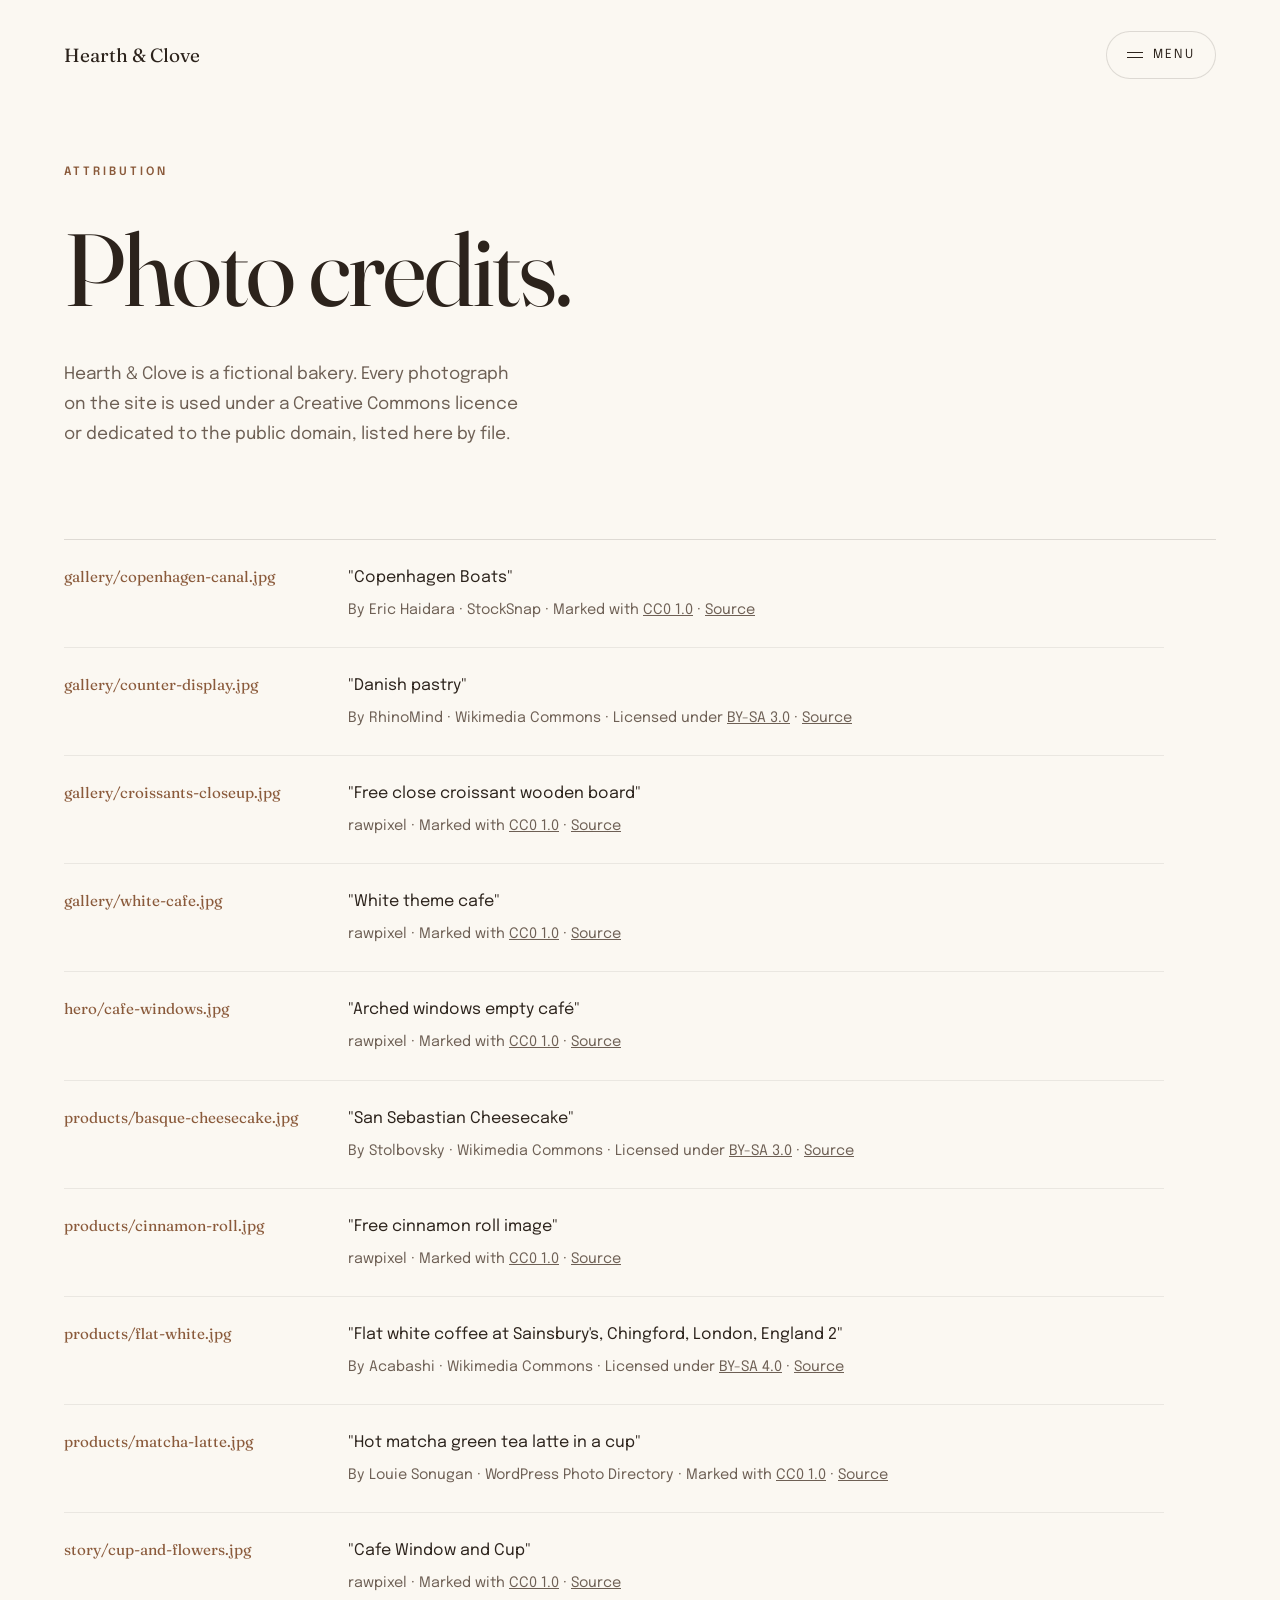
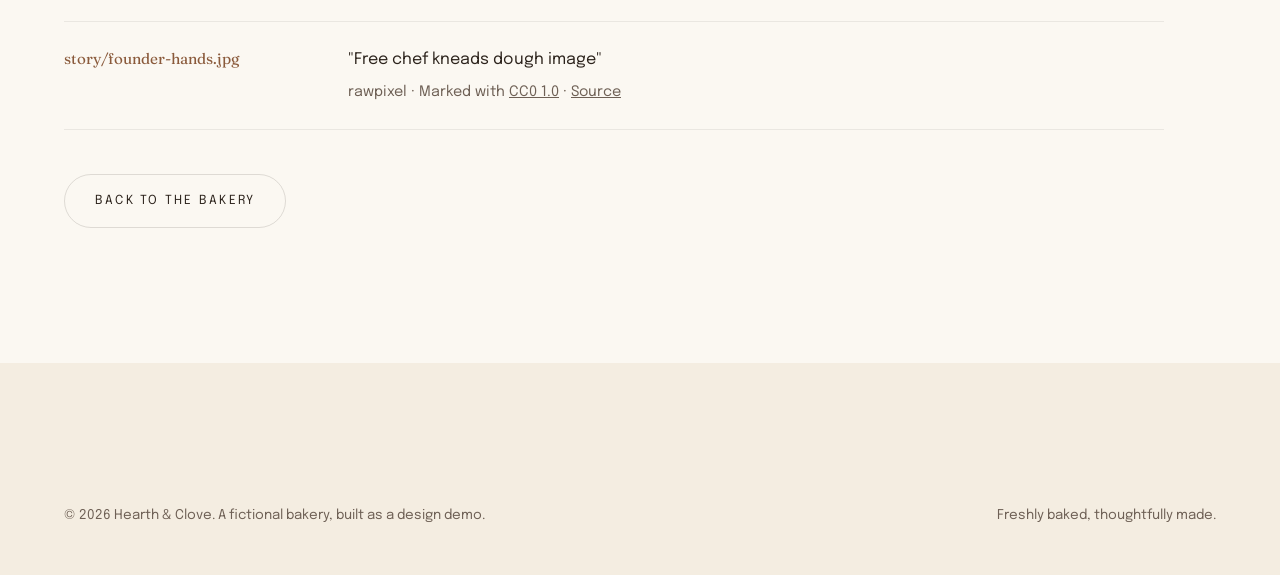
<file: credits.html>
<!doctype html>
<!-- Generated by tools/build_credits.py from assets/img/credits.json — do not edit by hand. -->
<html lang="en">
<head>
<meta charset="utf-8">
<meta name="viewport" content="width=device-width, initial-scale=1">
<title>Photo credits — Hearth &amp; Clove</title>
<meta name="description" content="Attribution for the Creative Commons photography used on the Hearth &amp; Clove demo site.">
<link rel="icon" href="favicon.svg" type="image/svg+xml">
<link rel="preconnect" href="https://fonts.googleapis.com">
<link rel="preconnect" href="https://fonts.gstatic.com" crossorigin>
<link href="https://fonts.googleapis.com/css2?family=Fraunces:ital,opsz,wght@0,9..144,300..500;1,9..144,300..500&family=Epilogue:wght@400;500;600&display=swap" rel="stylesheet">
<link rel="stylesheet" href="assets/css/style.css">
</head>
<body>

<a class="skip-link" href="#main">Skip to content</a>

<header class="topbar">
  <a class="wordmark" href="index.html">Hearth &amp; Clove</a>
  <button class="menu-btn" type="button" data-nav-open aria-expanded="false" aria-controls="nav-overlay">
    <span class="menu-btn__bars" aria-hidden="true"><i></i><i></i></span>
    <span>Menu</span>
  </button>
</header>

<div class="overlay" id="nav-overlay" hidden>
  <div class="overlay__top">
    <button class="overlay__close" type="button" data-nav-close>Close</button>
  </div>
  <nav aria-label="Main">
    <ul class="overlay__links">
      <li><a href="index.html">Home</a></li>
      <li><a href="menu.html">Menu</a></li>
      <li><a href="index.html#selection">Signature</a></li>
      <li><a href="index.html#craft">Our craft</a></li>
      <li><a href="index.html#visit">Visit us</a></li>
    </ul>
  </nav>
  <div class="overlay__foot">
    <span>Jægersborggade 14, 2200 Copenhagen N</span>
    <span>Daily 7:00 &ndash; 17:00</span>
    <span>hello@hearthandclove.example</span>
  </div>
</div>

<main id="main">

  <section class="page-head">
    <div class="container">
      <span class="eyebrow">Attribution</span>
      <h1>Photo credits.</h1>
      <p>Hearth &amp; Clove is a fictional bakery. Every photograph on the site is used under a Creative Commons licence or dedicated to the public domain, listed here by file.</p>
    </div>
  </section>

  <section class="section" style="padding-top:0">
    <div class="container">
      <div class="credits-list">
      <div class="credit-row">
        <div class="credit-row__path">gallery/copenhagen-canal.jpg</div>
        <div>
          <div class="credit-row__title">"Copenhagen Boats"</div>
          <div class="credit-row__meta">By Eric Haidara · StockSnap · Marked with <a href="https://creativecommons.org/publicdomain/zero/1.0/" target="_blank" rel="noopener">CC0 1.0</a> · <a href="https://stocksnap.io/photo/copenhagen-boats-CWQTH6Q5O9" target="_blank" rel="noopener">Source</a></div>
        </div>
      </div>

      <div class="credit-row">
        <div class="credit-row__path">gallery/counter-display.jpg</div>
        <div>
          <div class="credit-row__title">"Danish pastry"</div>
          <div class="credit-row__meta">By RhinoMind · Wikimedia Commons · Licensed under <a href="https://creativecommons.org/licenses/by-sa/3.0/" target="_blank" rel="noopener">BY-SA 3.0</a> · <a href="https://commons.wikimedia.org/w/index.php?curid=31927056" target="_blank" rel="noopener">Source</a></div>
        </div>
      </div>

      <div class="credit-row">
        <div class="credit-row__path">gallery/croissants-closeup.jpg</div>
        <div>
          <div class="credit-row__title">"Free close croissant wooden board"</div>
          <div class="credit-row__meta">rawpixel · Marked with <a href="https://creativecommons.org/publicdomain/zero/1.0/" target="_blank" rel="noopener">CC0 1.0</a> · <a href="https://www.rawpixel.com/image/5912923/image-public-domain-wood-food" target="_blank" rel="noopener">Source</a></div>
        </div>
      </div>

      <div class="credit-row">
        <div class="credit-row__path">gallery/white-cafe.jpg</div>
        <div>
          <div class="credit-row__title">"White theme cafe"</div>
          <div class="credit-row__meta">rawpixel · Marked with <a href="https://creativecommons.org/publicdomain/zero/1.0/" target="_blank" rel="noopener">CC0 1.0</a> · <a href="https://www.rawpixel.com/image/3283414/free-photo-image-coffee-shop-tabletop" target="_blank" rel="noopener">Source</a></div>
        </div>
      </div>

      <div class="credit-row">
        <div class="credit-row__path">hero/cafe-windows.jpg</div>
        <div>
          <div class="credit-row__title">"Arched windows empty café"</div>
          <div class="credit-row__meta">rawpixel · Marked with <a href="https://creativecommons.org/publicdomain/zero/1.0/" target="_blank" rel="noopener">CC0 1.0</a> · <a href="https://www.rawpixel.com/image/3301932/free-photo-image-interior-cafe" target="_blank" rel="noopener">Source</a></div>
        </div>
      </div>

      <div class="credit-row">
        <div class="credit-row__path">products/basque-cheesecake.jpg</div>
        <div>
          <div class="credit-row__title">"San Sebastian Cheesecake"</div>
          <div class="credit-row__meta">By Stolbovsky · Wikimedia Commons · Licensed under <a href="https://creativecommons.org/licenses/by-sa/3.0/" target="_blank" rel="noopener">BY-SA 3.0</a> · <a href="https://commons.wikimedia.org/w/index.php?curid=129564224" target="_blank" rel="noopener">Source</a></div>
        </div>
      </div>

      <div class="credit-row">
        <div class="credit-row__path">products/cinnamon-roll.jpg</div>
        <div>
          <div class="credit-row__title">"Free cinnamon roll image"</div>
          <div class="credit-row__meta">rawpixel · Marked with <a href="https://creativecommons.org/publicdomain/zero/1.0/" target="_blank" rel="noopener">CC0 1.0</a> · <a href="https://www.rawpixel.com/image/5919792/photo-image-background-public-domain-food" target="_blank" rel="noopener">Source</a></div>
        </div>
      </div>

      <div class="credit-row">
        <div class="credit-row__path">products/flat-white.jpg</div>
        <div>
          <div class="credit-row__title">"Flat white coffee at Sainsbury&#x27;s, Chingford, London, England 2"</div>
          <div class="credit-row__meta">By Acabashi · Wikimedia Commons · Licensed under <a href="https://creativecommons.org/licenses/by-sa/4.0/" target="_blank" rel="noopener">BY-SA 4.0</a> · <a href="https://commons.wikimedia.org/w/index.php?curid=81194491" target="_blank" rel="noopener">Source</a></div>
        </div>
      </div>

      <div class="credit-row">
        <div class="credit-row__path">products/matcha-latte.jpg</div>
        <div>
          <div class="credit-row__title">"Hot matcha green tea latte in a cup"</div>
          <div class="credit-row__meta">By Louie Sonugan · WordPress Photo Directory · Marked with <a href="https://creativecommons.org/publicdomain/zero/1.0/" target="_blank" rel="noopener">CC0 1.0</a> · <a href="https://wordpress.org/photos/photo/24661c2123/" target="_blank" rel="noopener">Source</a></div>
        </div>
      </div>

      <div class="credit-row">
        <div class="credit-row__path">story/cup-and-flowers.jpg</div>
        <div>
          <div class="credit-row__title">"Cafe Window and Cup"</div>
          <div class="credit-row__meta">rawpixel · Marked with <a href="https://creativecommons.org/publicdomain/zero/1.0/" target="_blank" rel="noopener">CC0 1.0</a> · <a href="https://www.rawpixel.com/image/5967554/cafe-window-and-cup" target="_blank" rel="noopener">Source</a></div>
        </div>
      </div>

      <div class="credit-row">
        <div class="credit-row__path">story/founder-hands.jpg</div>
        <div>
          <div class="credit-row__title">"Free chef kneads dough image"</div>
          <div class="credit-row__meta">rawpixel · Marked with <a href="https://creativecommons.org/publicdomain/zero/1.0/" target="_blank" rel="noopener">CC0 1.0</a> · <a href="https://www.rawpixel.com/image/5924128/photo-image-flower-light-public-domain" target="_blank" rel="noopener">Source</a></div>
        </div>
      </div>
      </div>
      <div class="actions">
        <a class="btn btn--ghost" href="index.html">Back to the bakery</a>
      </div>
    </div>
  </section>

</main>

<footer class="footer">
  <div class="container">
    <div class="footer__bottom">
      <span>&copy; 2026 Hearth &amp; Clove. A fictional bakery, built as a design demo.</span>
      <span>Freshly baked, thoughtfully made.</span>
    </div>
  </div>
</footer>

<div class="toast" id="toast" role="status" aria-live="polite"></div>

<script src="assets/js/main.js"></script>
</body>
</html>
</file>
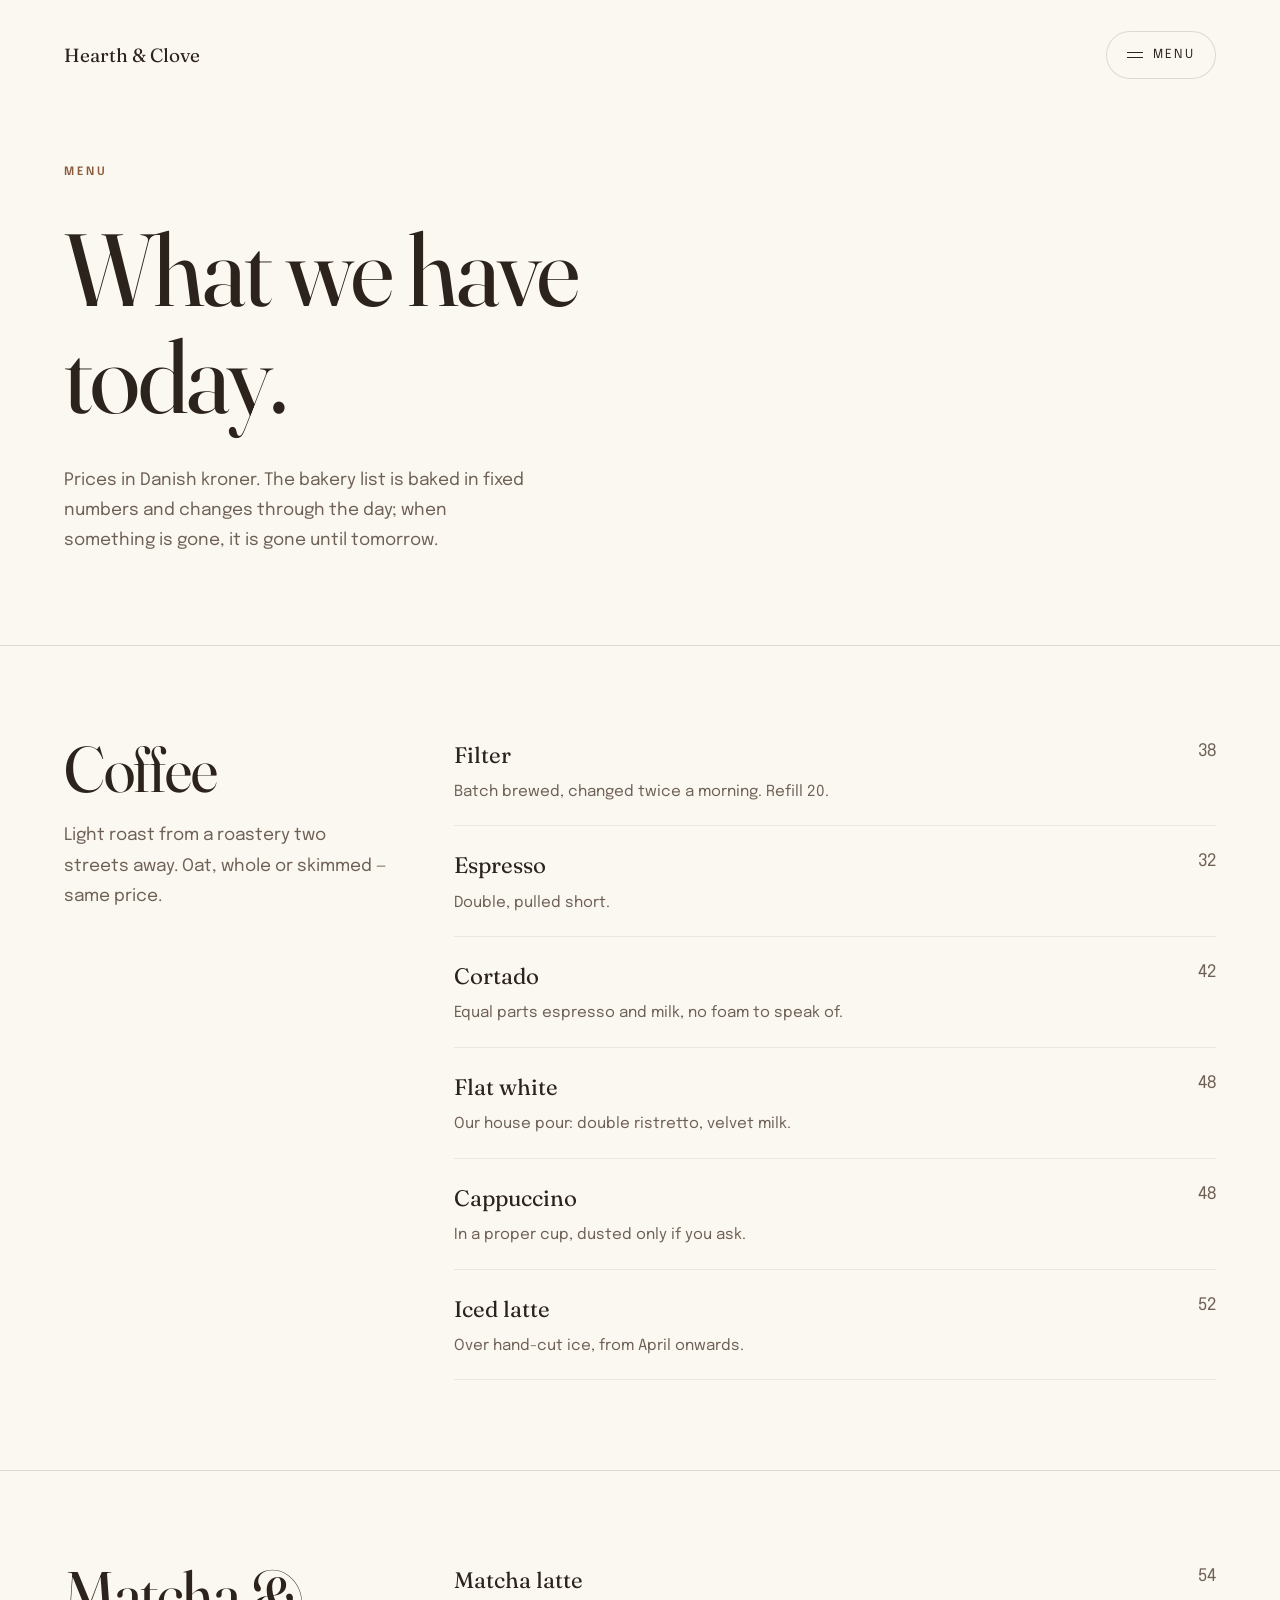
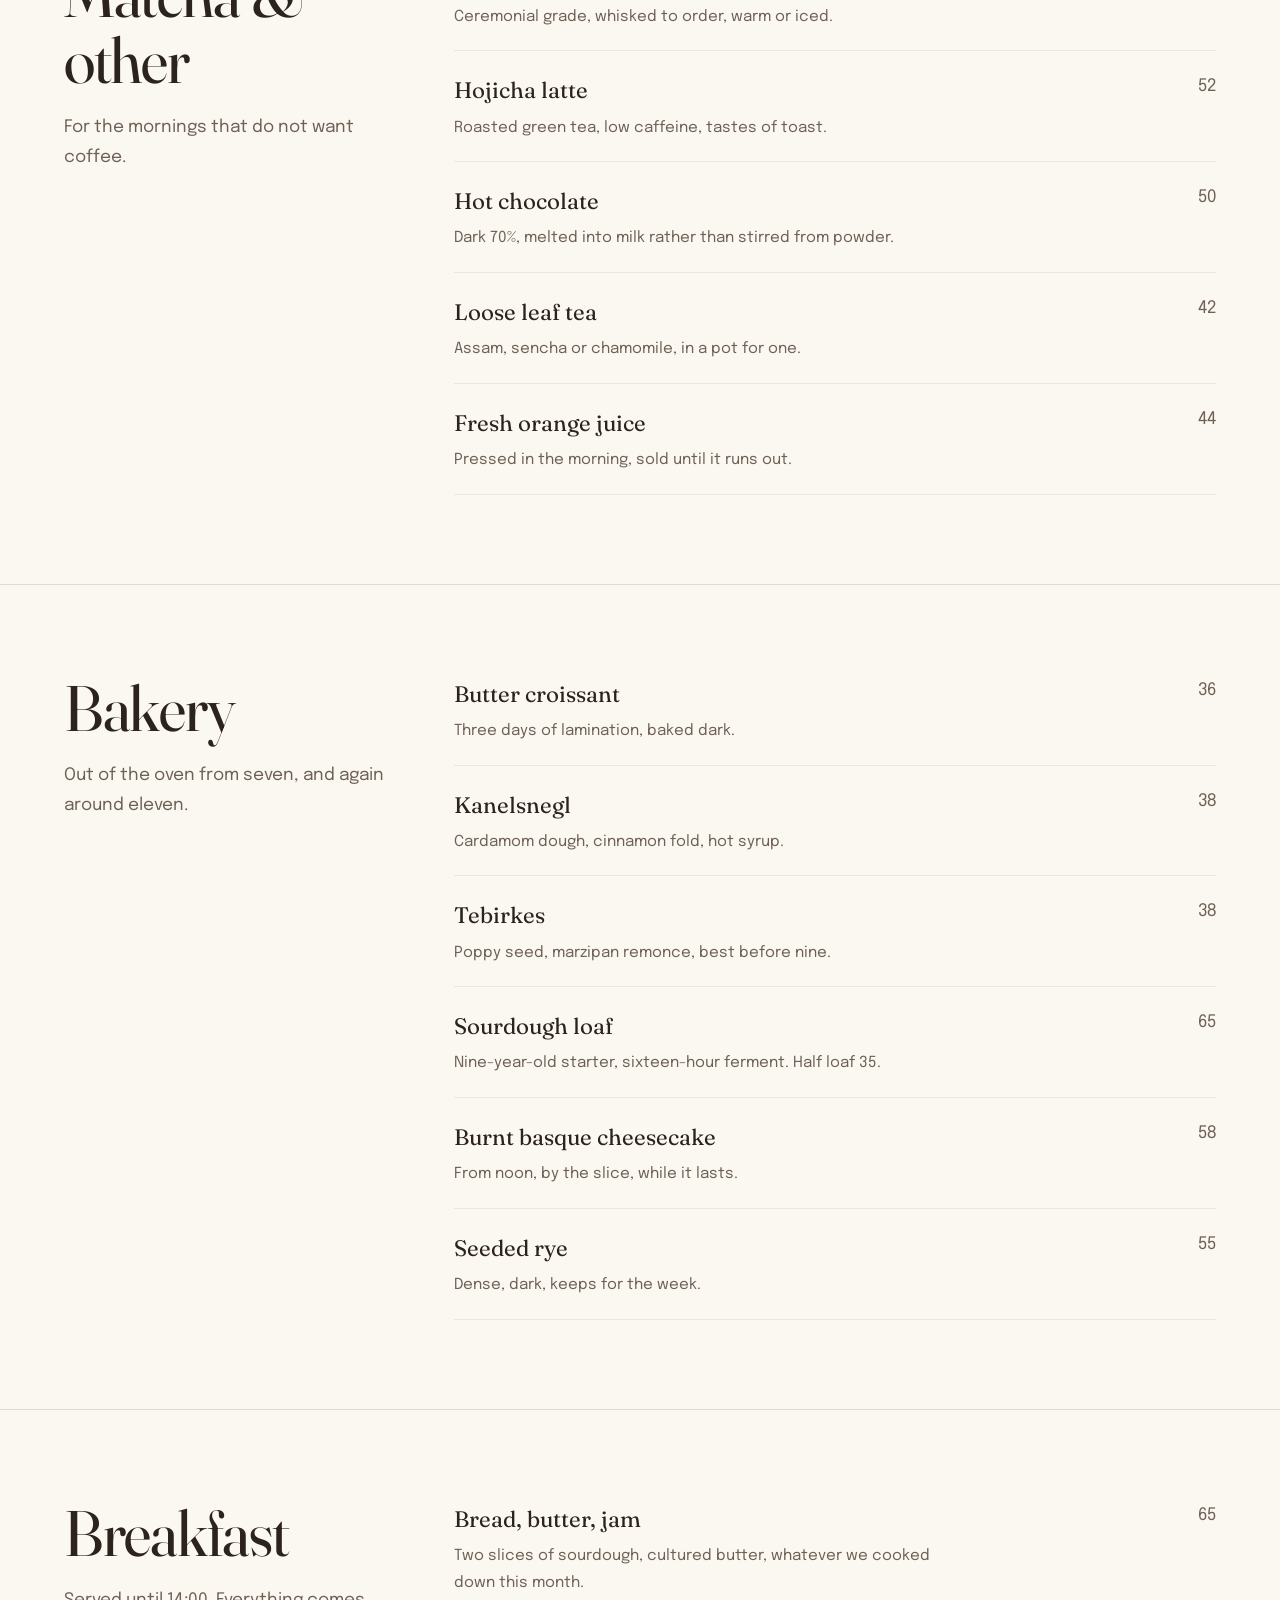
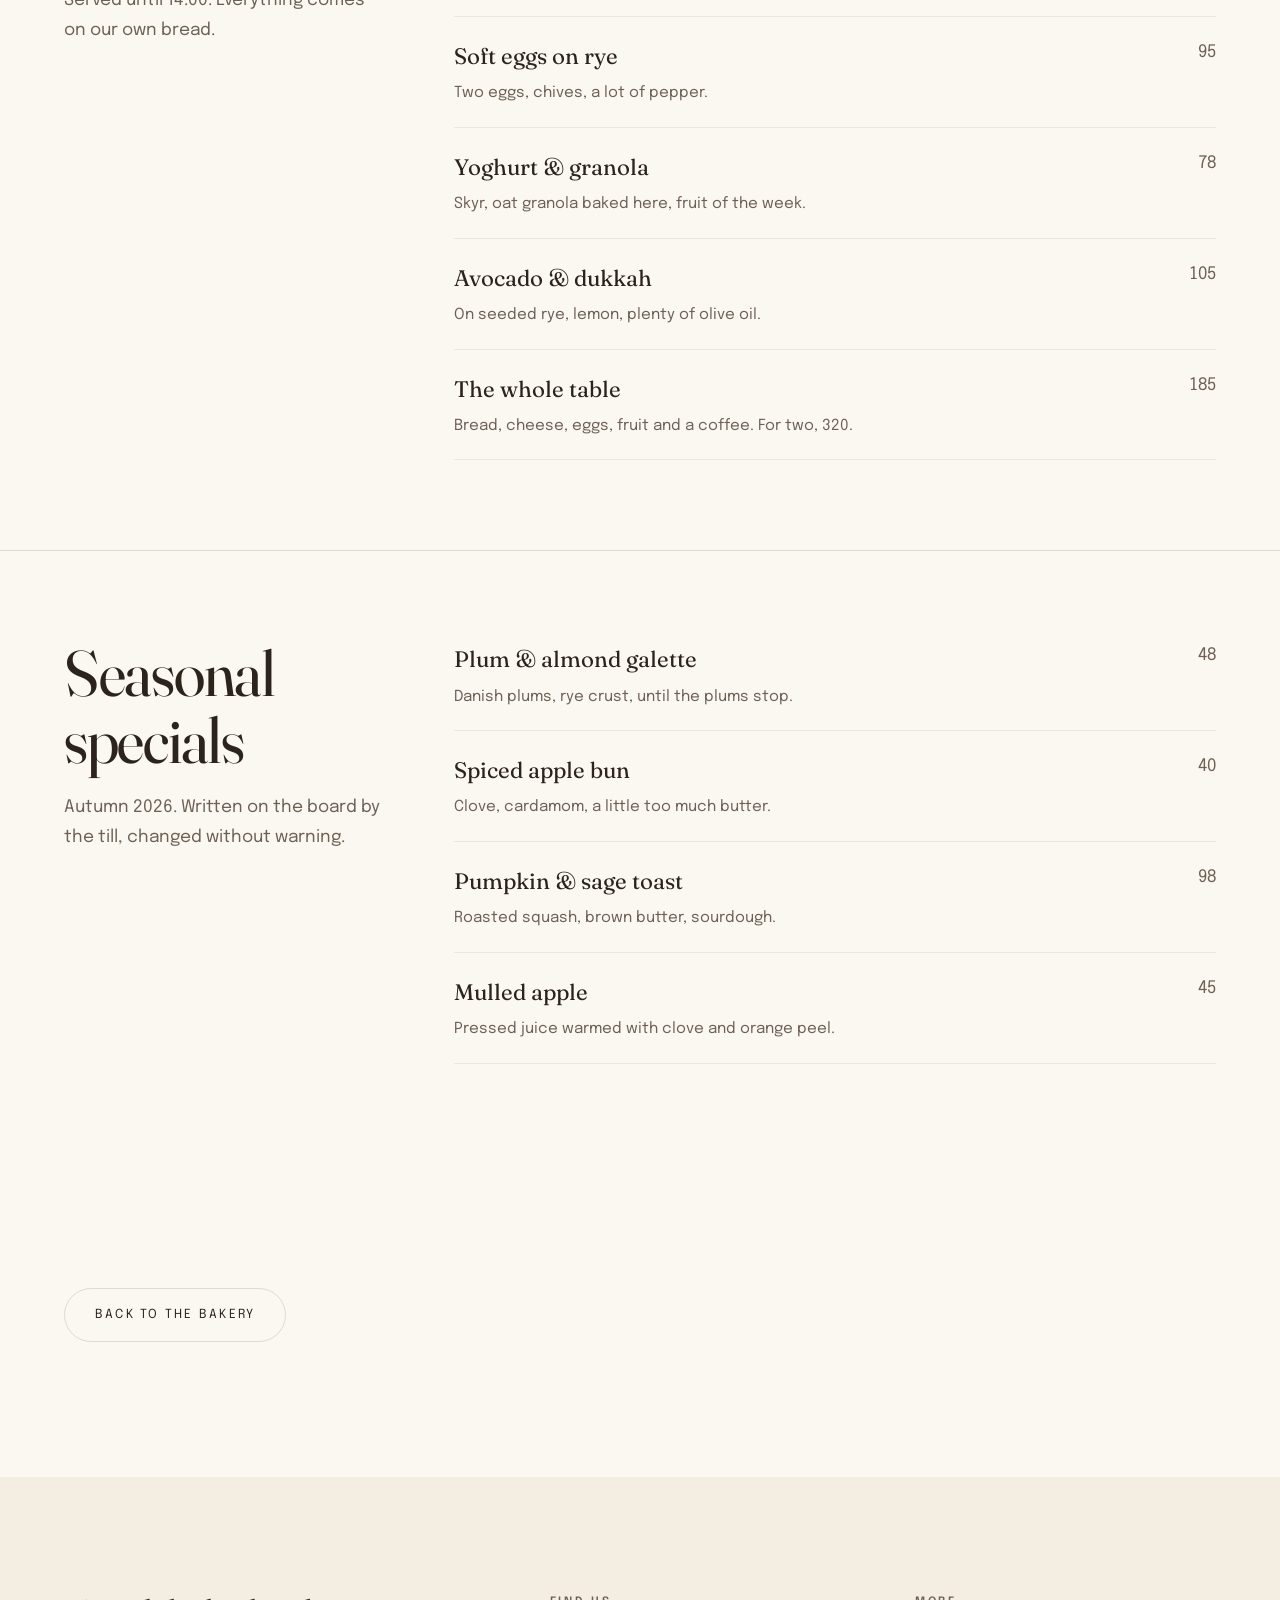
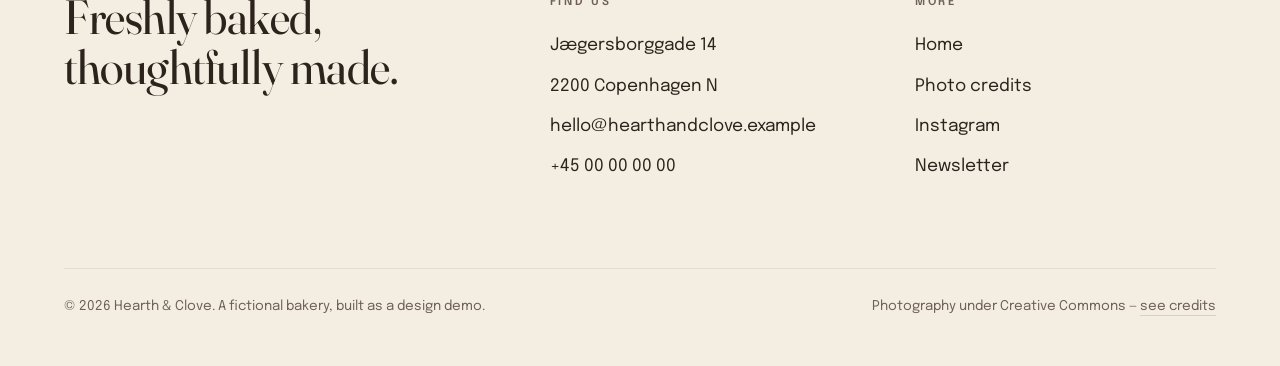
<file: menu.html>
<!doctype html>
<html lang="en">
<head>
<meta charset="utf-8">
<meta name="viewport" content="width=device-width, initial-scale=1">
<title>Menu — Hearth &amp; Clove</title>
<meta name="description" content="Coffee, matcha, bakery, breakfast and seasonal specials at Hearth &amp; Clove, Copenhagen.">
<link rel="icon" href="favicon.svg" type="image/svg+xml">
<link rel="preconnect" href="https://fonts.googleapis.com">
<link rel="preconnect" href="https://fonts.gstatic.com" crossorigin>
<link href="https://fonts.googleapis.com/css2?family=Fraunces:ital,opsz,wght@0,9..144,300..500;1,9..144,300..500&family=Epilogue:wght@400;500;600&display=swap" rel="stylesheet">
<link rel="stylesheet" href="assets/css/style.css">
</head>
<body>

<a class="skip-link" href="#main">Skip to content</a>

<header class="topbar">
  <a class="wordmark" href="index.html">Hearth &amp; Clove</a>
  <button class="menu-btn" type="button" data-nav-open aria-expanded="false" aria-controls="nav-overlay">
    <span class="menu-btn__bars" aria-hidden="true"><i></i><i></i></span>
    <span>Menu</span>
  </button>
</header>

<div class="overlay" id="nav-overlay" hidden>
  <div class="overlay__top">
    <button class="overlay__close" type="button" data-nav-close>Close</button>
  </div>
  <nav aria-label="Main">
    <ul class="overlay__links">
      <li><a href="index.html">Home</a></li>
      <li><a href="menu.html">Menu</a></li>
      <li><a href="index.html#selection">Signature</a></li>
      <li><a href="index.html#craft">Our craft</a></li>
      <li><a href="index.html#visit">Visit us</a></li>
    </ul>
  </nav>
  <div class="overlay__foot">
    <span>Jægersborggade 14, 2200 Copenhagen N</span>
    <span>Daily 7:00 &ndash; 17:00</span>
    <span>hello@hearthandclove.example</span>
  </div>
</div>

<main id="main">

  <section class="page-head">
    <div class="container">
      <span class="eyebrow">Menu</span>
      <h1>What we have today.</h1>
      <p>Prices in Danish kroner. The bakery list is baked in fixed numbers and changes through the day; when something is gone, it is gone until tomorrow.</p>
    </div>
  </section>

  <section class="menu-group">
    <div class="container menu-group__grid">
      <div>
        <h2>Coffee</h2>
        <p>Light roast from a roastery two streets away. Oat, whole or skimmed &mdash; same price.</p>
      </div>
      <ul class="menu-list">
        <li><span class="name">Filter</span><span class="price">38</span><span class="desc">Batch brewed, changed twice a morning. Refill 20.</span></li>
        <li><span class="name">Espresso</span><span class="price">32</span><span class="desc">Double, pulled short.</span></li>
        <li><span class="name">Cortado</span><span class="price">42</span><span class="desc">Equal parts espresso and milk, no foam to speak of.</span></li>
        <li><span class="name">Flat white</span><span class="price">48</span><span class="desc">Our house pour: double ristretto, velvet milk.</span></li>
        <li><span class="name">Cappuccino</span><span class="price">48</span><span class="desc">In a proper cup, dusted only if you ask.</span></li>
        <li><span class="name">Iced latte</span><span class="price">52</span><span class="desc">Over hand-cut ice, from April onwards.</span></li>
      </ul>
    </div>
  </section>

  <section class="menu-group">
    <div class="container menu-group__grid">
      <div>
        <h2>Matcha &amp; other</h2>
        <p>For the mornings that do not want coffee.</p>
      </div>
      <ul class="menu-list">
        <li><span class="name">Matcha latte</span><span class="price">54</span><span class="desc">Ceremonial grade, whisked to order, warm or iced.</span></li>
        <li><span class="name">Hojicha latte</span><span class="price">52</span><span class="desc">Roasted green tea, low caffeine, tastes of toast.</span></li>
        <li><span class="name">Hot chocolate</span><span class="price">50</span><span class="desc">Dark 70%, melted into milk rather than stirred from powder.</span></li>
        <li><span class="name">Loose leaf tea</span><span class="price">42</span><span class="desc">Assam, sencha or chamomile, in a pot for one.</span></li>
        <li><span class="name">Fresh orange juice</span><span class="price">44</span><span class="desc">Pressed in the morning, sold until it runs out.</span></li>
      </ul>
    </div>
  </section>

  <section class="menu-group">
    <div class="container menu-group__grid">
      <div>
        <h2>Bakery</h2>
        <p>Out of the oven from seven, and again around eleven.</p>
      </div>
      <ul class="menu-list">
        <li><span class="name">Butter croissant</span><span class="price">36</span><span class="desc">Three days of lamination, baked dark.</span></li>
        <li><span class="name">Kanelsnegl</span><span class="price">38</span><span class="desc">Cardamom dough, cinnamon fold, hot syrup.</span></li>
        <li><span class="name">Tebirkes</span><span class="price">38</span><span class="desc">Poppy seed, marzipan remonce, best before nine.</span></li>
        <li><span class="name">Sourdough loaf</span><span class="price">65</span><span class="desc">Nine-year-old starter, sixteen-hour ferment. Half loaf 35.</span></li>
        <li><span class="name">Burnt basque cheesecake</span><span class="price">58</span><span class="desc">From noon, by the slice, while it lasts.</span></li>
        <li><span class="name">Seeded rye</span><span class="price">55</span><span class="desc">Dense, dark, keeps for the week.</span></li>
      </ul>
    </div>
  </section>

  <section class="menu-group">
    <div class="container menu-group__grid">
      <div>
        <h2>Breakfast</h2>
        <p>Served until 14:00. Everything comes on our own bread.</p>
      </div>
      <ul class="menu-list">
        <li><span class="name">Bread, butter, jam</span><span class="price">65</span><span class="desc">Two slices of sourdough, cultured butter, whatever we cooked down this month.</span></li>
        <li><span class="name">Soft eggs on rye</span><span class="price">95</span><span class="desc">Two eggs, chives, a lot of pepper.</span></li>
        <li><span class="name">Yoghurt &amp; granola</span><span class="price">78</span><span class="desc">Skyr, oat granola baked here, fruit of the week.</span></li>
        <li><span class="name">Avocado &amp; dukkah</span><span class="price">105</span><span class="desc">On seeded rye, lemon, plenty of olive oil.</span></li>
        <li><span class="name">The whole table</span><span class="price">185</span><span class="desc">Bread, cheese, eggs, fruit and a coffee. For two, 320.</span></li>
      </ul>
    </div>
  </section>

  <section class="menu-group">
    <div class="container menu-group__grid">
      <div>
        <h2>Seasonal specials</h2>
        <p>Autumn 2026. Written on the board by the till, changed without warning.</p>
      </div>
      <ul class="menu-list">
        <li><span class="name">Plum &amp; almond galette</span><span class="price">48</span><span class="desc">Danish plums, rye crust, until the plums stop.</span></li>
        <li><span class="name">Spiced apple bun</span><span class="price">40</span><span class="desc">Clove, cardamom, a little too much butter.</span></li>
        <li><span class="name">Pumpkin &amp; sage toast</span><span class="price">98</span><span class="desc">Roasted squash, brown butter, sourdough.</span></li>
        <li><span class="name">Mulled apple</span><span class="price">45</span><span class="desc">Pressed juice warmed with clove and orange peel.</span></li>
      </ul>
    </div>
  </section>

  <section class="section">
    <div class="container">
      <a class="btn btn--ghost" href="index.html">Back to the bakery</a>
    </div>
  </section>

</main>

<footer class="footer">
  <div class="container">
    <div class="footer__top">
      <h3>Freshly baked, thoughtfully made.</h3>
      <div class="footer__col">
        <h4>Find us</h4>
        <ul>
          <li>Jægersborggade 14</li>
          <li>2200 Copenhagen N</li>
          <li>hello@hearthandclove.example</li>
          <li>+45 00 00 00 00</li>
        </ul>
      </div>
      <div class="footer__col">
        <h4>More</h4>
        <ul>
          <li><a href="index.html">Home</a></li>
          <li><a href="credits.html">Photo credits</a></li>
          <li><a href="#" data-demo>Instagram</a></li>
          <li><a href="#" data-demo>Newsletter</a></li>
        </ul>
      </div>
    </div>
    <div class="footer__bottom">
      <span>&copy; 2026 Hearth &amp; Clove. A fictional bakery, built as a design demo.</span>
      <span>Photography under Creative Commons &mdash; <a class="link" href="credits.html">see credits</a></span>
    </div>
  </div>
</footer>

<div class="toast" id="toast" role="status" aria-live="polite"></div>

<script src="assets/js/main.js"></script>
</body>
</html>
</file>
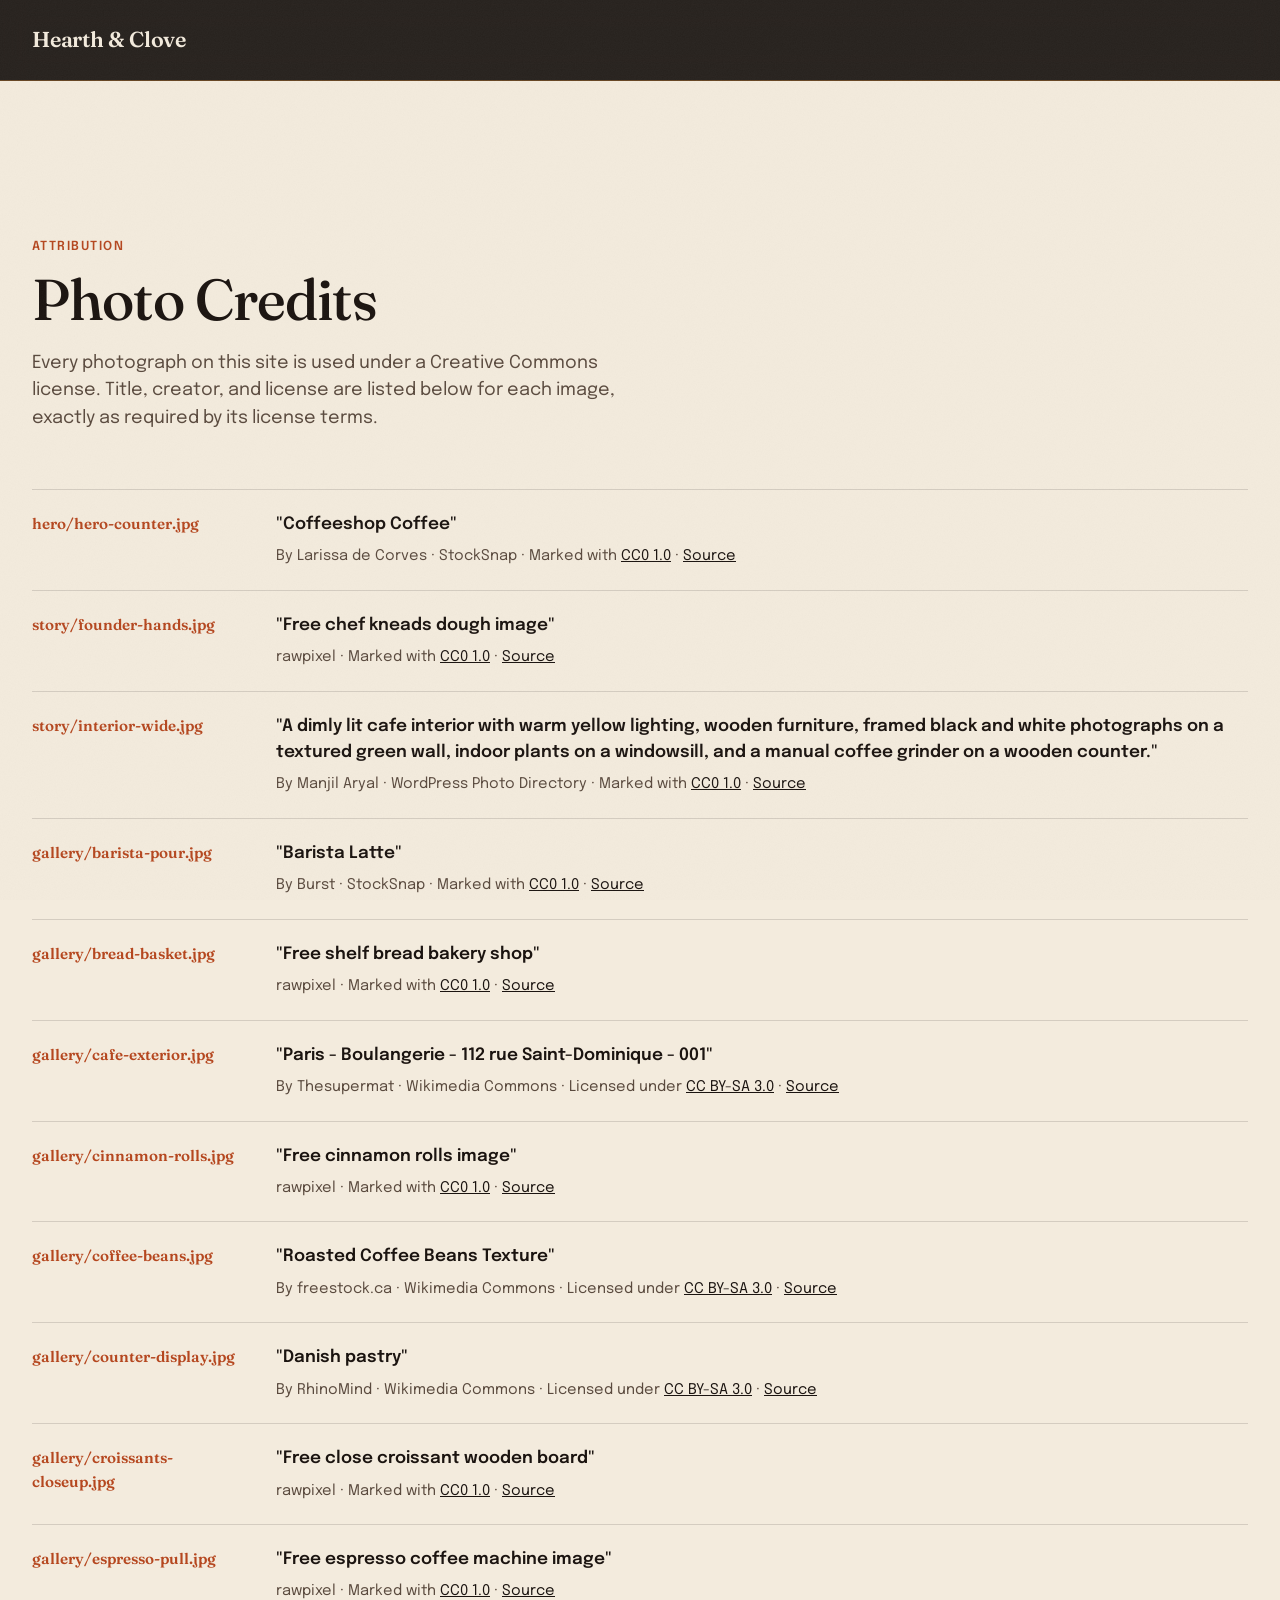
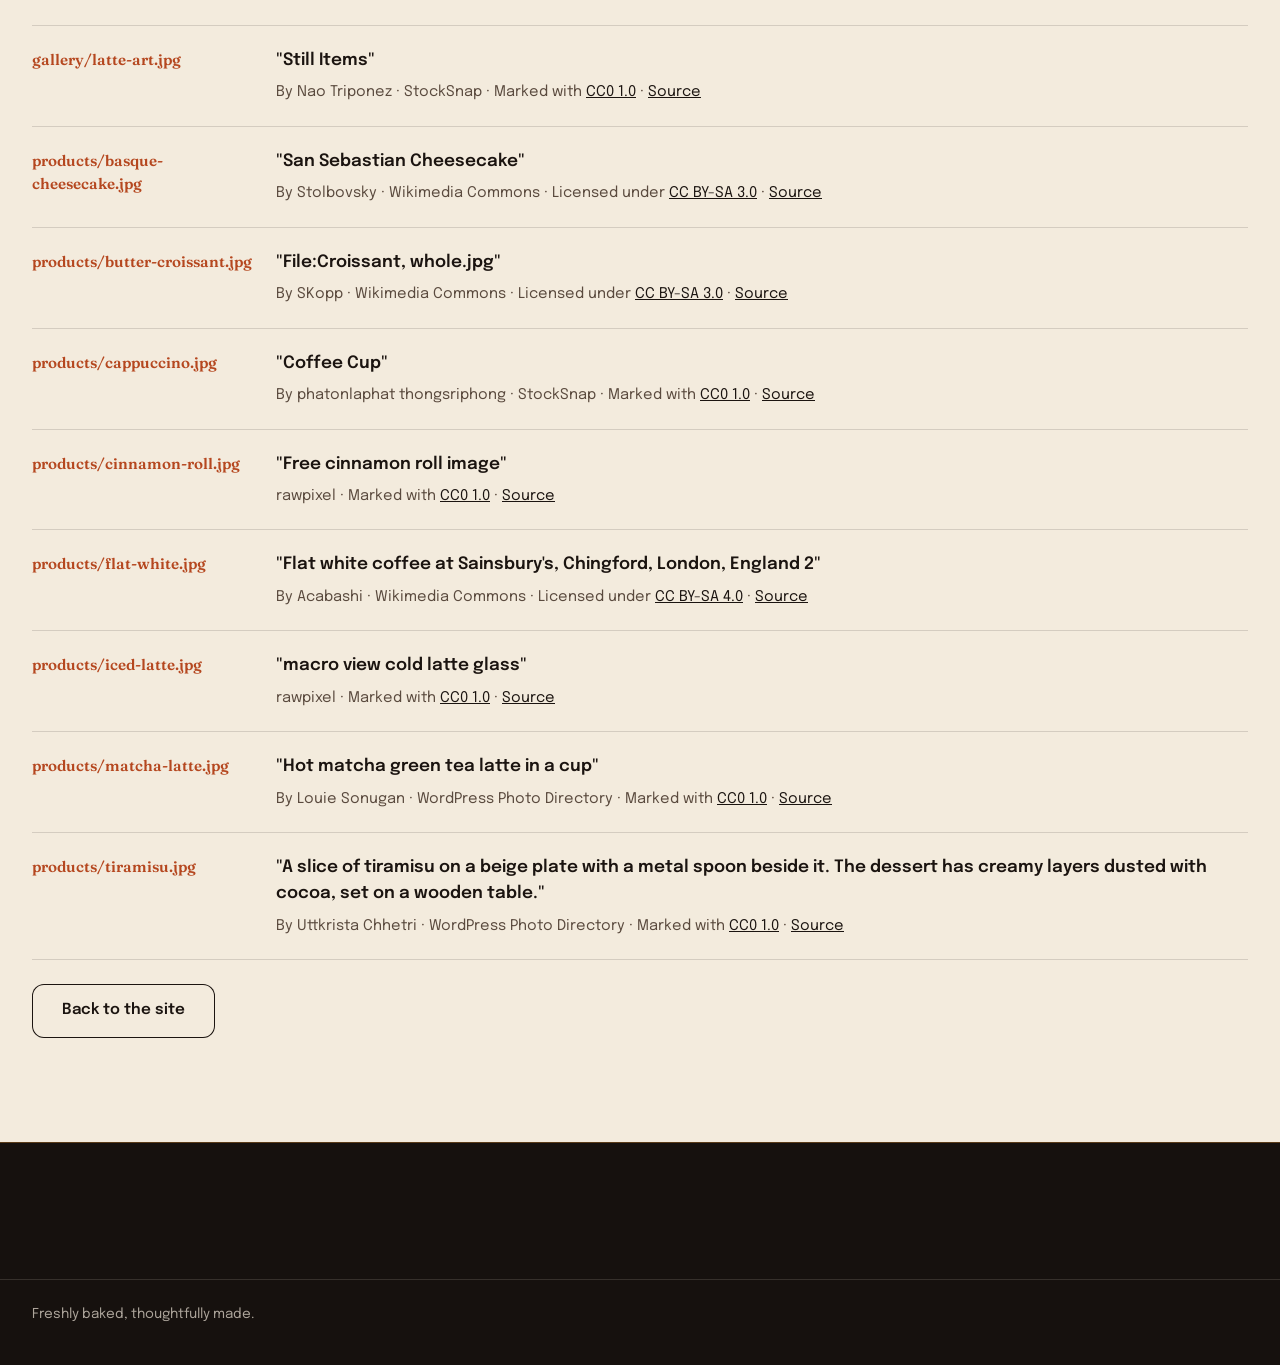
<file: old/credits.html>
<!DOCTYPE html>
<html lang="en">
<head>
<meta charset="UTF-8">
<meta name="viewport" content="width=device-width, initial-scale=1, viewport-fit=cover">
<title>Photo Credits — Hearth & Clove</title>
<meta name="description" content="Attribution for every photograph used on the Hearth & Clove website, with source, creator and license.">
<meta name="theme-color" media="(prefers-color-scheme: light)" content="#F3EBDD">
<meta name="theme-color" media="(prefers-color-scheme: dark)" content="#16110E">
<meta name="color-scheme" content="light dark">
<link rel="preconnect" href="https://fonts.googleapis.com">
<link rel="preconnect" href="https://fonts.gstatic.com" crossorigin>
<link href="https://fonts.googleapis.com/css2?family=Fraunces:opsz,wght@9..144,400;9..144,500;9..144,600&family=Epilogue:wght@400;500;600;700&display=swap" rel="stylesheet">
<link rel="stylesheet" href="assets/css/style.css">
<style>
  .credits-list { display: flex; flex-direction: column; gap: 0; margin-top: 32px; border-top: 1px solid var(--line-light); }
  .credit-row { display: grid; grid-template-columns: 220px 1fr; gap: 24px; padding: 22px 0; border-bottom: 1px solid var(--line-light); }
  .credit-row__path { font-family: var(--font-display); font-weight: 600; color: var(--color-rust); font-size: 0.95rem; word-break: break-word; }
  .credit-row__title { font-weight: 600; }
  .credit-row__meta { margin-top: 6px; color: var(--color-ink-soft); font-size: 0.92rem; line-height: 1.6; }
  .credit-row__meta a { color: var(--color-ink); text-decoration: underline; }
  .back-link { display: inline-flex; align-items: center; gap: 8px; margin-top: 24px; }
  @media (max-width: 640px) {
    .credit-row { grid-template-columns: 1fr; gap: 6px; }
  }
</style>
</head>
<body>
<nav class="nav is-scrolled">
  <div class="container nav__row">
    <a href="index.html" class="wordmark">Hearth &amp; Clove</a>
  </div>
</nav>
<main>
<section>
  <div class="container" style="padding-top:48px;">
    <div class="section-head reveal is-visible">
      <span class="eyebrow">Attribution</span>
      <h2>Photo Credits</h2>
      <p>Every photograph on this site is used under a Creative Commons license. Title, creator, and license are listed below for each image, exactly as required by its license terms.</p>
    </div>

    <div class="credits-list">

      <div class="credit-row">
        <div class="credit-row__path">hero/hero-counter.jpg</div>
        <div>
          <div class="credit-row__title">"Coffeeshop Coffee"</div>
          <div class="credit-row__meta">By Larissa de Corves · StockSnap · Marked with <a href="https://creativecommons.org/publicdomain/zero/1.0/" target="_blank" rel="noopener">CC0 1.0</a> · <a href="https://stocksnap.io/photo/coffeeshop-coffee-04USGA6ASM" target="_blank" rel="noopener">Source</a></div>
        </div>
      </div>

      <div class="credit-row">
        <div class="credit-row__path">story/founder-hands.jpg</div>
        <div>
          <div class="credit-row__title">"Free chef kneads dough image"</div>
          <div class="credit-row__meta">rawpixel · Marked with <a href="https://creativecommons.org/publicdomain/zero/1.0/" target="_blank" rel="noopener">CC0 1.0</a> · <a href="https://www.rawpixel.com/image/5924128/photo-image-flower-light-public-domain" target="_blank" rel="noopener">Source</a></div>
        </div>
      </div>

      <div class="credit-row">
        <div class="credit-row__path">story/interior-wide.jpg</div>
        <div>
          <div class="credit-row__title">"A dimly lit cafe interior with warm yellow lighting, wooden furniture, framed black and white photographs on a textured green wall, indoor plants on a windowsill, and a manual coffee grinder on a wooden counter."</div>
          <div class="credit-row__meta">By Manjil Aryal · WordPress Photo Directory · Marked with <a href="https://creativecommons.org/publicdomain/zero/1.0/" target="_blank" rel="noopener">CC0 1.0</a> · <a href="https://wordpress.org/photos/photo/556a11d29e/" target="_blank" rel="noopener">Source</a></div>
        </div>
      </div>

      <div class="credit-row">
        <div class="credit-row__path">gallery/barista-pour.jpg</div>
        <div>
          <div class="credit-row__title">"Barista Latte"</div>
          <div class="credit-row__meta">By Burst · StockSnap · Marked with <a href="https://creativecommons.org/publicdomain/zero/1.0/" target="_blank" rel="noopener">CC0 1.0</a> · <a href="https://stocksnap.io/photo/barista-latte-DTKOOFPC06" target="_blank" rel="noopener">Source</a></div>
        </div>
      </div>

      <div class="credit-row">
        <div class="credit-row__path">gallery/bread-basket.jpg</div>
        <div>
          <div class="credit-row__title">"Free shelf bread bakery shop"</div>
          <div class="credit-row__meta">rawpixel · Marked with <a href="https://creativecommons.org/publicdomain/zero/1.0/" target="_blank" rel="noopener">CC0 1.0</a> · <a href="https://www.rawpixel.com/image/5901216/photo-image-public-domain-food-free" target="_blank" rel="noopener">Source</a></div>
        </div>
      </div>

      <div class="credit-row">
        <div class="credit-row__path">gallery/cafe-exterior.jpg</div>
        <div>
          <div class="credit-row__title">"Paris - Boulangerie - 112 rue Saint-Dominique - 001"</div>
          <div class="credit-row__meta">By Thesupermat · Wikimedia Commons · Licensed under <a href="https://creativecommons.org/licenses/by-sa/3.0/" target="_blank" rel="noopener">CC BY-SA 3.0</a> · <a href="https://commons.wikimedia.org/w/index.php?curid=16762179" target="_blank" rel="noopener">Source</a></div>
        </div>
      </div>

      <div class="credit-row">
        <div class="credit-row__path">gallery/cinnamon-rolls.jpg</div>
        <div>
          <div class="credit-row__title">"Free cinnamon rolls image"</div>
          <div class="credit-row__meta">rawpixel · Marked with <a href="https://creativecommons.org/publicdomain/zero/1.0/" target="_blank" rel="noopener">CC0 1.0</a> · <a href="https://www.rawpixel.com/image/5913829/image-public-domain-food-free" target="_blank" rel="noopener">Source</a></div>
        </div>
      </div>

      <div class="credit-row">
        <div class="credit-row__path">gallery/coffee-beans.jpg</div>
        <div>
          <div class="credit-row__title">"Roasted Coffee Beans Texture"</div>
          <div class="credit-row__meta">By freestock.ca · Wikimedia Commons · Licensed under <a href="https://creativecommons.org/licenses/by-sa/3.0/" target="_blank" rel="noopener">CC BY-SA 3.0</a> · <a href="https://commons.wikimedia.org/w/index.php?curid=20606129" target="_blank" rel="noopener">Source</a></div>
        </div>
      </div>

      <div class="credit-row">
        <div class="credit-row__path">gallery/counter-display.jpg</div>
        <div>
          <div class="credit-row__title">"Danish pastry"</div>
          <div class="credit-row__meta">By RhinoMind · Wikimedia Commons · Licensed under <a href="https://creativecommons.org/licenses/by-sa/3.0/" target="_blank" rel="noopener">CC BY-SA 3.0</a> · <a href="https://commons.wikimedia.org/w/index.php?curid=31927056" target="_blank" rel="noopener">Source</a></div>
        </div>
      </div>

      <div class="credit-row">
        <div class="credit-row__path">gallery/croissants-closeup.jpg</div>
        <div>
          <div class="credit-row__title">"Free close croissant wooden board"</div>
          <div class="credit-row__meta">rawpixel · Marked with <a href="https://creativecommons.org/publicdomain/zero/1.0/" target="_blank" rel="noopener">CC0 1.0</a> · <a href="https://www.rawpixel.com/image/5912923/image-public-domain-wood-food" target="_blank" rel="noopener">Source</a></div>
        </div>
      </div>

      <div class="credit-row">
        <div class="credit-row__path">gallery/espresso-pull.jpg</div>
        <div>
          <div class="credit-row__title">"Free espresso coffee machine image"</div>
          <div class="credit-row__meta">rawpixel · Marked with <a href="https://creativecommons.org/publicdomain/zero/1.0/" target="_blank" rel="noopener">CC0 1.0</a> · <a href="https://www.rawpixel.com/image/5904154/photo-image-public-domain-coffee-free" target="_blank" rel="noopener">Source</a></div>
        </div>
      </div>

      <div class="credit-row">
        <div class="credit-row__path">gallery/latte-art.jpg</div>
        <div>
          <div class="credit-row__title">"Still Items"</div>
          <div class="credit-row__meta">By Nao Triponez · StockSnap · Marked with <a href="https://creativecommons.org/publicdomain/zero/1.0/" target="_blank" rel="noopener">CC0 1.0</a> · <a href="https://stocksnap.io/photo/still-items-33JVMY84L1" target="_blank" rel="noopener">Source</a></div>
        </div>
      </div>

      <div class="credit-row">
        <div class="credit-row__path">products/basque-cheesecake.jpg</div>
        <div>
          <div class="credit-row__title">"San Sebastian Cheesecake"</div>
          <div class="credit-row__meta">By Stolbovsky · Wikimedia Commons · Licensed under <a href="https://creativecommons.org/licenses/by-sa/3.0/" target="_blank" rel="noopener">CC BY-SA 3.0</a> · <a href="https://commons.wikimedia.org/w/index.php?curid=129564224" target="_blank" rel="noopener">Source</a></div>
        </div>
      </div>

      <div class="credit-row">
        <div class="credit-row__path">products/butter-croissant.jpg</div>
        <div>
          <div class="credit-row__title">"File:Croissant, whole.jpg"</div>
          <div class="credit-row__meta">By SKopp · Wikimedia Commons · Licensed under <a href="https://creativecommons.org/licenses/by-sa/3.0/" target="_blank" rel="noopener">CC BY-SA 3.0</a> · <a href="https://commons.wikimedia.org/w/index.php?curid=33252104" target="_blank" rel="noopener">Source</a></div>
        </div>
      </div>

      <div class="credit-row">
        <div class="credit-row__path">products/cappuccino.jpg</div>
        <div>
          <div class="credit-row__title">"Coffee Cup"</div>
          <div class="credit-row__meta">By phatonlaphat thongsriphong · StockSnap · Marked with <a href="https://creativecommons.org/publicdomain/zero/1.0/" target="_blank" rel="noopener">CC0 1.0</a> · <a href="https://stocksnap.io/photo/coffee-cup-CQQMILRZPU" target="_blank" rel="noopener">Source</a></div>
        </div>
      </div>

      <div class="credit-row">
        <div class="credit-row__path">products/cinnamon-roll.jpg</div>
        <div>
          <div class="credit-row__title">"Free cinnamon roll image"</div>
          <div class="credit-row__meta">rawpixel · Marked with <a href="https://creativecommons.org/publicdomain/zero/1.0/" target="_blank" rel="noopener">CC0 1.0</a> · <a href="https://www.rawpixel.com/image/5919792/photo-image-background-public-domain-food" target="_blank" rel="noopener">Source</a></div>
        </div>
      </div>

      <div class="credit-row">
        <div class="credit-row__path">products/flat-white.jpg</div>
        <div>
          <div class="credit-row__title">"Flat white coffee at Sainsbury's, Chingford, London, England 2"</div>
          <div class="credit-row__meta">By Acabashi · Wikimedia Commons · Licensed under <a href="https://creativecommons.org/licenses/by-sa/4.0/" target="_blank" rel="noopener">CC BY-SA 4.0</a> · <a href="https://commons.wikimedia.org/w/index.php?curid=81194491" target="_blank" rel="noopener">Source</a></div>
        </div>
      </div>

      <div class="credit-row">
        <div class="credit-row__path">products/iced-latte.jpg</div>
        <div>
          <div class="credit-row__title">"macro view cold latte glass"</div>
          <div class="credit-row__meta">rawpixel · Marked with <a href="https://creativecommons.org/publicdomain/zero/1.0/" target="_blank" rel="noopener">CC0 1.0</a> · <a href="https://www.rawpixel.com/image/3283433/free-photo-image-coffee-iced-drink" target="_blank" rel="noopener">Source</a></div>
        </div>
      </div>

      <div class="credit-row">
        <div class="credit-row__path">products/matcha-latte.jpg</div>
        <div>
          <div class="credit-row__title">"Hot matcha green tea latte in a cup"</div>
          <div class="credit-row__meta">By Louie Sonugan · WordPress Photo Directory · Marked with <a href="https://creativecommons.org/publicdomain/zero/1.0/" target="_blank" rel="noopener">CC0 1.0</a> · <a href="https://wordpress.org/photos/photo/24661c2123/" target="_blank" rel="noopener">Source</a></div>
        </div>
      </div>

      <div class="credit-row">
        <div class="credit-row__path">products/tiramisu.jpg</div>
        <div>
          <div class="credit-row__title">"A slice of tiramisu on a beige plate with a metal spoon beside it. The dessert has creamy layers dusted with cocoa, set on a wooden table."</div>
          <div class="credit-row__meta">By Uttkrista Chhetri · WordPress Photo Directory · Marked with <a href="https://creativecommons.org/publicdomain/zero/1.0/" target="_blank" rel="noopener">CC0 1.0</a> · <a href="https://wordpress.org/photos/photo/27569f2114/" target="_blank" rel="noopener">Source</a></div>
        </div>
      </div>

    </div>

    <a href="index.html" class="btn btn-secondary back-link">Back to the site</a>
  </div>
</section>
</main>

<footer class="footer">
  <div class="container footer__bottom">
    <p>Freshly baked, thoughtfully made.</p>
  </div>
</footer>
</body>
</html>
</file>
<file: assets/css/style.css>
/* Hearth & Clove — light editorial redesign.
   Warm milk / oat / cream ground, espresso brown as accent only. */

:root {
  --milk: #FBF8F2;
  --cream: #F4EDE1;
  --oat: #EBE1D0;
  --sand: #DED2BD;
  --ink: #2C231C;
  --ink-soft: #6E6055;
  --clove: #8A5A3B;
  --line: rgba(44, 35, 28, .14);
  --line-soft: rgba(44, 35, 28, .08);

  --font-display: "Fraunces", Georgia, "Times New Roman", serif;
  --font-sans: "Epilogue", -apple-system, BlinkMacSystemFont, "Segoe UI", sans-serif;

  --container: 1560px;
  --gutter: clamp(20px, 5vw, 72px);
  --section: clamp(96px, 15vh, 200px);
  --radius: 2px;
  --ease: cubic-bezier(.22, .61, .36, 1);
}

*, *::before, *::after { box-sizing: border-box; }

html { -webkit-text-size-adjust: 100%; scroll-behavior: smooth; }

body {
  margin: 0;
  background: var(--milk);
  color: var(--ink);
  font-family: var(--font-sans);
  font-size: clamp(1rem, .96rem + .2vw, 1.075rem);
  line-height: 1.75;
  -webkit-font-smoothing: antialiased;
  overflow-x: hidden;
}

body.is-locked { overflow: hidden; }

img { max-width: 100%; display: block; }
a { color: inherit; }

h1, h2, h3 {
  font-family: var(--font-display);
  font-weight: 400;
  line-height: 1.04;
  letter-spacing: -.02em;
  margin: 0;
  font-variation-settings: "opsz" 120;
}

h1 { font-size: clamp(2.9rem, 1.6rem + 6vw, 7.25rem); }
h2 { font-size: clamp(2.1rem, 1.3rem + 3.4vw, 4.25rem); }
h3 { font-size: clamp(1.25rem, 1.1rem + .7vw, 1.7rem); letter-spacing: -.01em; }

p { margin: 0 0 1.1em; }
p:last-child { margin-bottom: 0; }

::selection { background: var(--sand); color: var(--ink); }
:focus-visible { outline: 2px solid var(--clove); outline-offset: 4px; }

.skip-link {
  position: absolute; left: -9999px; top: 0; z-index: 100;
  background: var(--ink); color: var(--milk); padding: 14px 22px;
}
.skip-link:focus { left: 12px; top: 12px; }

/* ---------- layout ---------- */

.container { width: 100%; max-width: var(--container); margin: 0 auto; padding-inline: var(--gutter); }
.section { padding-block: var(--section); }
.section--tint { background: var(--cream); }

.lede {
  font-family: var(--font-display);
  font-variation-settings: "opsz" 40;
  font-size: clamp(1.15rem, 1rem + .7vw, 1.6rem);
  line-height: 1.5;
  max-width: 26ch;
}

.eyebrow {
  display: block;
  font-size: .72rem;
  letter-spacing: .26em;
  text-transform: uppercase;
  font-weight: 600;
  color: var(--clove);
  margin-bottom: clamp(20px, 3vw, 34px);
}

.muted { color: var(--ink-soft); }

/* ---------- floating navigation ---------- */

.topbar {
  position: fixed; inset: 0 0 auto 0; z-index: 60;
  display: flex; justify-content: space-between; align-items: center; gap: 16px;
  padding: clamp(16px, 2.4vw, 32px) var(--gutter);
  pointer-events: none;
}

.wordmark {
  pointer-events: auto;
  font-family: var(--font-display);
  font-size: clamp(1rem, .95rem + .3vw, 1.2rem);
  text-decoration: none;
  padding: 8px 0;
  mix-blend-mode: multiply;
}

.menu-btn, .overlay__close {
  pointer-events: auto;
  display: inline-flex; align-items: center; gap: 10px;
  border: 1px solid var(--line);
  background: rgba(251, 248, 242, .82);
  -webkit-backdrop-filter: blur(10px);
  backdrop-filter: blur(10px);
  color: var(--ink);
  font: inherit; font-size: .78rem; letter-spacing: .18em; text-transform: uppercase;
  padding: 12px 20px; border-radius: 100px; cursor: pointer;
  transition: background .3s var(--ease), border-color .3s var(--ease);
}

.menu-btn:hover, .overlay__close:hover { background: var(--milk); border-color: var(--ink); }

.menu-btn__bars { display: inline-flex; flex-direction: column; gap: 4px; width: 16px; }
.menu-btn__bars i { display: block; height: 1px; background: currentColor; }

.overlay {
  position: fixed; inset: 0; z-index: 70;
  background: var(--cream);
  display: grid; grid-template-rows: auto 1fr auto;
  padding: clamp(16px, 2.4vw, 32px) var(--gutter) clamp(32px, 5vw, 64px);
  opacity: 0; visibility: hidden;
  transition: opacity .4s var(--ease), visibility .4s;
}

.overlay.is-open { opacity: 1; visibility: visible; }
.overlay__top { display: flex; justify-content: flex-end; }

.overlay nav { align-self: center; }

.overlay__links {
  display: flex; flex-direction: column; gap: clamp(2px, 1vw, 12px);
  list-style: none; margin: 0; padding: 0;
}

.overlay__links a {
  font-family: var(--font-display);
  font-size: clamp(2rem, 1.2rem + 4.6vw, 4.75rem);
  line-height: 1.1;
  text-decoration: none;
  display: inline-block;
  transition: color .3s var(--ease), transform .4s var(--ease);
}

.overlay__links a:hover { color: var(--clove); transform: translateX(12px); }

.overlay__foot {
  display: flex; flex-wrap: wrap; gap: 8px 32px;
  color: var(--ink-soft); font-size: .9rem;
  border-top: 1px solid var(--line-soft); padding-top: 24px;
}

/* ---------- 01 hero ---------- */

.hero { padding-top: clamp(140px, 20vh, 250px); }
.hero__title { max-width: 13ch; }
.hero__title em { font-style: italic; color: var(--clove); }

.hero__meta {
  display: flex; flex-wrap: wrap; gap: 12px 48px;
  margin-top: clamp(32px, 5vw, 56px);
  color: var(--ink-soft);
  font-size: .82rem; letter-spacing: .14em; text-transform: uppercase;
}

.hero__figure { margin: clamp(48px, 8vw, 120px) 0 0; }

.hero__figure img {
  width: 100%;
  height: clamp(320px, 60vh, 720px);
  object-fit: cover;
  border-radius: var(--radius);
}

.hero__caption { margin-top: 18px; font-size: .82rem; color: var(--ink-soft); letter-spacing: .08em; }

/* ---------- 02 brand intro ---------- */

.split {
  display: grid;
  grid-template-columns: minmax(0, 1fr) minmax(0, 1.05fr);
  gap: clamp(40px, 7vw, 120px);
  align-items: center;
}

.split p { color: var(--ink-soft); max-width: 52ch; }
.split .lede { color: var(--ink); margin-bottom: 1.3em; }

.split figure { margin: 0; }

.split figure img {
  width: 100%;
  height: clamp(320px, 48vw, 640px);
  object-fit: cover;
  border-radius: var(--radius);
}

/* ---------- 03 signature selection ---------- */

.section-head {
  display: grid;
  grid-template-columns: minmax(0, 1fr) minmax(0, .8fr);
  gap: clamp(24px, 5vw, 80px);
  align-items: end;
  margin-bottom: clamp(56px, 8vw, 110px);
}

.section-head p { color: var(--ink-soft); max-width: 44ch; }

.selection {
  display: grid;
  grid-template-columns: repeat(12, 1fr);
  gap: clamp(40px, 6vw, 96px) clamp(24px, 4vw, 64px);
}

.pick { grid-column: span 6; }
.pick--wide { grid-column: span 7; }
.pick--narrow { grid-column: span 5; }
.pick--offset { margin-top: clamp(0px, 6vw, 96px); }

.pick figure { margin: 0; overflow: hidden; border-radius: var(--radius); background: var(--oat); }

.pick img {
  width: 100%;
  height: clamp(280px, 32vw, 520px);
  object-fit: cover;
  transition: transform 1.2s var(--ease);
}

.pick:hover img { transform: scale(1.03); }
.pick--tall img { height: clamp(340px, 42vw, 680px); }

.pick__body {
  display: flex; gap: 24px; align-items: baseline; justify-content: space-between;
  margin-top: 22px; padding-bottom: 16px;
  border-bottom: 1px solid var(--line-soft);
}

.pick__note {
  font-size: .72rem; letter-spacing: .2em; text-transform: uppercase;
  color: var(--clove); white-space: nowrap;
}

.pick p { margin-top: 14px; color: var(--ink-soft); max-width: 42ch; }

.selection__more { grid-column: span 12; display: flex; justify-content: center; padding-top: clamp(8px, 3vw, 40px); }

/* ---------- 04 atmosphere ---------- */

.frames {
  display: grid;
  grid-template-columns: repeat(12, 1fr);
  gap: clamp(20px, 3vw, 40px);
}

.frame {
  margin: 0; overflow: hidden; border-radius: var(--radius);
  background: var(--oat); cursor: zoom-in; border: 0; padding: 0;
  display: block; width: 100%;
}

.frame img { width: 100%; height: 100%; object-fit: cover; transition: transform 1.2s var(--ease); }
.frame:hover img { transform: scale(1.02); }

.frame--wide { grid-column: span 12; height: clamp(300px, 50vw, 680px); }
.frame--half { grid-column: span 6; height: clamp(240px, 32vw, 460px); }

.frames__note {
  grid-column: span 12;
  display: flex; flex-wrap: wrap; justify-content: space-between; gap: 16px 40px;
  color: var(--ink-soft); font-size: .86rem; letter-spacing: .06em;
}

/* ---------- 05 craft ---------- */

.craft__list {
  list-style: none; margin: clamp(32px, 4vw, 56px) 0 0; padding: 0;
  border-top: 1px solid var(--line-soft);
}

.craft__list li {
  display: grid; grid-template-columns: 52px 1fr; gap: 24px;
  padding: 22px 0; border-bottom: 1px solid var(--line-soft);
  color: var(--ink-soft);
}

.craft__list b {
  font-family: var(--font-display); font-weight: 400;
  font-size: 1.05rem; color: var(--clove);
}

.craft__list strong { display: block; font-weight: 500; color: var(--ink); }

/* ---------- 06 visit ---------- */

.hours { list-style: none; margin: 0; padding: 0; border-top: 1px solid var(--line); }

.hours li {
  display: flex; justify-content: space-between; gap: 24px;
  padding: 17px 0; border-bottom: 1px solid var(--line-soft);
}

.hours li span:first-child { color: var(--ink-soft); }

.address {
  font-family: var(--font-display); font-style: normal;
  font-size: clamp(1.4rem, 1.1rem + 1.4vw, 2.4rem);
  line-height: 1.3; margin-bottom: 26px;
}

.actions { display: flex; flex-wrap: wrap; gap: 16px; margin-top: clamp(28px, 4vw, 44px); }

/* ---------- buttons & links ---------- */

.btn {
  display: inline-flex; align-items: center; gap: 10px;
  border: 1px solid var(--ink); border-radius: 100px;
  padding: 15px 30px;
  font: inherit; font-size: .78rem; letter-spacing: .18em; text-transform: uppercase;
  text-decoration: none; background: none; color: var(--ink); cursor: pointer;
  transition: background .35s var(--ease), color .35s var(--ease), border-color .35s var(--ease);
}

.btn:hover { background: var(--ink); color: var(--milk); }
.btn--ghost { border-color: var(--line); }
.btn--ghost:hover { background: none; border-color: var(--ink); color: var(--ink); }

.link {
  text-decoration: none; border-bottom: 1px solid var(--line); padding-bottom: 2px;
  transition: border-color .3s var(--ease), color .3s var(--ease);
}

.link:hover { border-color: var(--clove); color: var(--clove); }

/* ---------- 07 footer ---------- */

.footer { background: var(--cream); padding-block: clamp(64px, 9vw, 130px) clamp(28px, 4vw, 48px); }

.footer__top {
  display: grid;
  grid-template-columns: minmax(0, 1.4fr) repeat(2, minmax(0, 1fr));
  gap: clamp(32px, 5vw, 80px);
  padding-bottom: clamp(40px, 6vw, 80px);
  border-bottom: 1px solid var(--line-soft);
}

.footer h3 { font-size: clamp(1.8rem, 1.2rem + 2.4vw, 3rem); max-width: 14ch; }

.footer__col h4 {
  font-size: .72rem; letter-spacing: .24em; text-transform: uppercase;
  font-weight: 600; color: var(--ink-soft); margin: 0 0 18px;
}

.footer__col ul { list-style: none; margin: 0; padding: 0; }
.footer__col li { margin-bottom: 10px; }
.footer__col a { text-decoration: none; }
.footer__col a:hover { color: var(--clove); }

.footer__bottom {
  display: flex; flex-wrap: wrap; justify-content: space-between; gap: 12px 32px;
  padding-top: 26px; color: var(--ink-soft); font-size: .84rem;
}

/* ---------- menu & credits pages ---------- */

.page-head { padding-top: clamp(130px, 18vh, 230px); padding-bottom: clamp(48px, 7vw, 96px); }
.page-head h1 { max-width: 12ch; }
.page-head p { color: var(--ink-soft); max-width: 46ch; margin-top: clamp(24px, 3vw, 36px); }

.menu-group { padding-block: clamp(48px, 7vw, 96px); border-top: 1px solid var(--line); }

.menu-group__grid {
  display: grid;
  grid-template-columns: minmax(0, .6fr) minmax(0, 1.4fr);
  gap: clamp(24px, 5vw, 80px);
  align-items: start;
}

.menu-group h2 { position: sticky; top: clamp(88px, 12vh, 130px); }
.menu-group__grid > div > p { color: var(--ink-soft); max-width: 34ch; margin-top: 18px; }

.menu-list { list-style: none; margin: 0; padding: 0; max-width: 860px; }

.menu-list li {
  display: grid; grid-template-columns: minmax(0, 1fr) auto; gap: 4px 32px;
  padding: 20px 0; border-bottom: 1px solid var(--line-soft);
}

.menu-list li:first-child { padding-top: 0; }

.menu-list .name { font-family: var(--font-display); font-size: clamp(1.1rem, 1rem + .5vw, 1.4rem); }
.menu-list .price { color: var(--ink-soft); font-variant-numeric: tabular-nums; white-space: nowrap; }
.menu-list .desc { grid-column: 1 / -1; color: var(--ink-soft); font-size: .95rem; max-width: 56ch; }

.credits-list { border-top: 1px solid var(--line); }

.credit-row {
  display: grid; grid-template-columns: 260px minmax(0, 1fr); gap: 8px 24px; max-width: 1100px;
  padding: 24px 0; border-bottom: 1px solid var(--line-soft);
}

.credit-row__path { font-family: var(--font-display); color: var(--clove); font-size: .95rem; word-break: break-word; }
.credit-row__title { font-size: 1rem; }
.credit-row__meta { color: var(--ink-soft); font-size: .9rem; margin-top: 6px; }

/* ---------- motion ---------- */

.reveal {
  opacity: 0; transform: translateY(18px);
  transition: opacity .9s var(--ease), transform .9s var(--ease);
}

.reveal.is-visible { opacity: 1; transform: none; }

/* ---------- lightbox ---------- */

.lightbox {
  position: fixed; inset: 0; z-index: 80;
  background: rgba(28, 22, 18, .93);
  display: flex; align-items: center; justify-content: center;
  padding: clamp(16px, 4vw, 64px);
  opacity: 0; visibility: hidden;
  transition: opacity .35s var(--ease), visibility .35s;
}

.lightbox.is-open { opacity: 1; visibility: visible; }
.lightbox img { max-width: 100%; max-height: 84vh; object-fit: contain; border-radius: var(--radius); }

.lightbox__close {
  position: absolute; top: clamp(16px, 3vw, 32px); right: clamp(16px, 3vw, 32px);
  background: none; border: 1px solid rgba(251, 248, 242, .4); color: var(--milk);
  border-radius: 100px; padding: 10px 18px; cursor: pointer;
  font: inherit; font-size: .78rem; letter-spacing: .18em; text-transform: uppercase;
}

.lightbox__caption {
  position: absolute; bottom: clamp(16px, 3vw, 40px); left: 0; right: 0;
  text-align: center; color: rgba(251, 248, 242, .75);
  font-size: .86rem; padding-inline: 24px;
}

/* ---------- toast ---------- */

.toast {
  position: fixed; left: 50%; bottom: 32px; z-index: 90;
  transform: translate(-50%, 24px);
  background: var(--ink); color: var(--milk);
  padding: 14px 26px; border-radius: 100px; font-size: .9rem;
  opacity: 0; pointer-events: none;
  max-width: calc(100vw - 32px); text-align: center;
  transition: opacity .3s var(--ease), transform .3s var(--ease);
}

.toast.is-visible { opacity: 1; transform: translate(-50%, 0); }

/* ---------- responsive ---------- */

@media (max-width: 1080px) {
  .section-head { grid-template-columns: 1fr; align-items: start; }
  .split, .menu-group__grid { grid-template-columns: 1fr; }
  .split--flip figure { order: -1; }
  .menu-group h2 { position: static; }
  .footer__top { grid-template-columns: 1fr 1fr; }
  .footer h3 { grid-column: 1 / -1; }
}

@media (max-width: 760px) {
  .hero { padding-top: 140px; }
  /* 12 tracks + gaps no longer fit; one column instead */
  .selection, .frames { grid-template-columns: 1fr; gap: clamp(28px, 8vw, 64px); }
  .pick, .pick--wide, .pick--narrow, .selection__more,
  .frame--wide, .frame--half, .frames__note { grid-column: auto; }
  .pick--offset { margin-top: 0; }
  .frame--wide, .frame--half { height: clamp(240px, 56vw, 380px); }
  .frames__note { flex-direction: column; gap: 6px; }
  .pick__body { flex-direction: column; gap: 6px; }
  .footer__top { grid-template-columns: 1fr; }
  .credit-row { grid-template-columns: 1fr; }
}

@media (prefers-reduced-motion: reduce) {
  html { scroll-behavior: auto; }
  .reveal { opacity: 1; transform: none; transition: none; }
  .pick img, .frame img { transition: none; }
}
</file>
<file: old/assets/css/style.css>
/* ==========================================================================
   Hearth & Clove — stylesheet ("dark roast" editorial)
   Plain CSS, no framework. Organized top to bottom:
   tokens → base/reset → texture → layout → nav → buttons → components → sections → footer → media queries
   Motion rules: transform / opacity / clip-path only, custom curves, hover inside
   (hover: hover) and (pointer: fine), reduced-motion keeps fades and strips transforms.
   ========================================================================== */

/* ---------- Tokens ---------- */
:root {
  --color-espresso: #16110E;
  --color-roast: #241A14;
  --color-ivory: #F3EBDD;
  --color-parchment: #E9DDC7;
  --color-ink: #1B1410;
  --color-ink-soft: #5A4A3E;
  --color-cream-text: #F3EBDD;
  --color-cream-soft: rgba(243,235,221,0.68);
  --color-caramel: #D98B2B;
  --color-caramel-deep: #B86E1A;
  --color-rust: #B5471F;
  --color-moss: #56633F;

  --line-light: rgba(27,20,16,0.14);
  --line-dark: rgba(243,235,221,0.14);
  --caramel-line: rgba(217,139,43,0.35);
  --photo-glow: 0 30px 60px -30px rgba(217,139,43,0.35);

  /* per-surface roles — light (ivory) is the default, .section-dark / .section-parchment override */
  --surface: var(--color-ivory);
  --surface-card: var(--color-parchment);
  --text: var(--color-ink);
  --text-soft: var(--color-ink-soft);
  --accent-text: var(--color-rust);
  --line: var(--line-light);

  --radius-sm: 12px;
  --radius-md: 20px;
  --radius-lg: 32px;
  --radius-photo: 24px;

  --ease-out: cubic-bezier(0.23, 1, 0.32, 1);
  --ease-in-out: cubic-bezier(0.77, 0, 0.175, 1);
  --ease-drawer: cubic-bezier(0.32, 0.72, 0, 1);

  --font-display: "Fraunces", Georgia, serif;
  --font-body: "Epilogue", -apple-system, BlinkMacSystemFont, "Segoe UI", sans-serif;

  --container: 1440px;
  --gutter: 32px;
  --nav-height: 80px;

  color-scheme: light dark; /* surfaces are brand-colored and set explicitly; the OS theme is not consulted */
}

/* ---------- Reset ---------- */
*, *::before, *::after { box-sizing: border-box; }
html, body { margin: 0; padding: 0; }
html {
  -webkit-tap-highlight-color: transparent;
  -webkit-text-size-adjust: 100%;
  overscroll-behavior: none;
  scroll-behavior: smooth;
}
body {
  background: var(--color-ivory);
  color: var(--text);
  font-family: var(--font-body);
  font-size: 17px;
  line-height: 1.55;
  overscroll-behavior: none;
  position: relative;
  min-height: 100dvh;
}
img { max-width: 100%; display: block; }
a { color: inherit; }
button { font: inherit; color: inherit; background: none; border: none; cursor: pointer; }
ul { margin: 0; padding: 0; list-style: none; }
h1, h2, h3, h4, p, figure, blockquote { margin: 0; }
input, textarea, select {
  font: inherit;
  font-size: 16px; /* prevents iOS zoom-on-focus */
  color: var(--color-ink);
  background: var(--color-ivory);
}

/* touch/press baseline */
button, a, [role="button"], .tappable { touch-action: manipulation; }
button, [role="button"], .tab-label, .chip, .cart-qty__btn {
  user-select: none;
  -webkit-user-select: none;
  -webkit-touch-callout: none;
}

h1, h2, h3, h4 {
  font-family: var(--font-display);
  font-weight: 500;
  color: var(--text);
  line-height: 1.08;
  letter-spacing: -0.015em;
}
em, .accent-italic { font-style: italic; font-family: var(--font-display); }

.eyebrow {
  font-family: var(--font-body);
  font-weight: 600;
  font-size: 0.78rem;
  letter-spacing: 0.12em;
  text-transform: uppercase;
  color: var(--accent-text);
}
/* editorial ordinal inside section h2s: "01 — Title" */
.ordinal {
  display: flex;
  align-items: center;
  gap: 14px;
  font-family: var(--font-display);
  font-style: italic;
  font-weight: 400;
  font-size: 1.1rem;
  letter-spacing: 0.02em;
  color: var(--accent-text);
  margin-bottom: 14px;
}
.ordinal::after { content: ""; width: 48px; height: 1px; background: currentColor; opacity: 0.7; }

/* ---------- Grain texture overlay (works on dark and light — desaturated noise, no blend) ---------- */
body::before {
  content: "";
  position: fixed;
  inset: 0;
  z-index: 999;
  pointer-events: none;
  opacity: 0.04;
  background-image: url("data:image/svg+xml,%3Csvg xmlns='http://www.w3.org/2000/svg' width='200' height='200'%3E%3Cfilter id='n'%3E%3CfeTurbulence type='fractalNoise' baseFrequency='0.85' numOctaves='2' stitchTiles='stitch'/%3E%3CfeColorMatrix type='saturate' values='0'/%3E%3C/filter%3E%3Crect width='100%25' height='100%25' filter='url(%23n)'/%3E%3C/svg%3E");
}

/* ---------- Scroll progress ---------- */
.scroll-progress {
  position: fixed;
  top: 0; left: 0;
  width: 100%;
  height: 2px;
  z-index: 120;
  background: var(--color-caramel);
  transform: scaleX(0);
  transform-origin: left;
  pointer-events: none;
}

/* ---------- Deckle-edge divider ----------
   Sits between two sections: background = section above, path fill = section below.
   The inner wrapper is taller than the strip so the ±12px parallax never shows a gap. */
.deckle {
  --deckle-h: 28px;
  position: relative;
  height: calc(var(--deckle-h) + 24px);
  width: 100%;
  overflow: hidden;
  line-height: 0;
  background: var(--deckle-bg, var(--color-espresso));
}
.deckle__inner { position: absolute; left: 0; right: 0; top: 12px; will-change: transform; }
.deckle svg { width: 100%; height: var(--deckle-h); display: block; }
.deckle__inner::after { content: ""; display: block; height: 40px; background: var(--deckle-fill, var(--color-ivory)); }
.deckle path { fill: var(--deckle-fill, var(--color-ivory)); }
.deckle--dark-to-light { --deckle-bg: var(--color-espresso); --deckle-fill: var(--color-ivory); }
.deckle--light-to-dark { --deckle-bg: var(--color-ivory); --deckle-fill: var(--color-espresso); }

/* ---------- Layout ---------- */
.container {
  max-width: var(--container);
  margin: 0 auto;
  padding-inline: var(--gutter);
}
.bleed { padding-inline: var(--gutter); } /* full-bleed rows: edge to edge, gutter only */
section { padding-block: 104px; background: var(--surface); color: var(--text); }
.section-dark {
  --surface: var(--color-espresso);
  --surface-card: var(--color-roast);
  --text: var(--color-cream-text);
  --text-soft: var(--color-cream-soft);
  --accent-text: var(--color-caramel);
  --line: var(--line-dark);
}
.section-parchment {
  --surface: var(--color-parchment);
  --surface-card: var(--color-ivory);
  --accent-text: var(--color-moss);
}
.section-head { max-width: 760px; margin-bottom: 56px; }
.section-head h2 { font-size: clamp(2.2rem, 4.5vw, 4.2rem); margin-top: 10px; }
.section-head p { color: var(--text-soft); margin-top: 18px; font-size: 1.12rem; max-width: 60ch; }
.two-col { display: grid; grid-template-columns: 1fr 1fr; gap: 64px; align-items: start; }

/* ---------- Buttons ---------- */
.btn {
  display: inline-flex;
  align-items: center;
  justify-content: center;
  gap: 8px;
  padding: 15px 30px;
  border-radius: var(--radius-sm);
  font-weight: 600;
  font-size: 0.95rem;
  text-decoration: none;
  transition: transform 120ms var(--ease-out), background-color 140ms var(--ease-out), color 140ms var(--ease-out), box-shadow 140ms var(--ease-out);
  touch-action: manipulation;
  user-select: none;
  -webkit-user-select: none;
}
.btn:active { transform: scale(0.97); }
.btn-primary { background: var(--color-caramel); color: var(--color-espresso); }
.btn-secondary { background: transparent; color: var(--text); box-shadow: inset 0 0 0 1px var(--text); }
.btn-block { width: 100%; }
.btn-sm { padding: 10px 18px; font-size: 0.88rem; }
.btn:disabled { opacity: 0.6; cursor: default; }
@media (hover: hover) and (pointer: fine) {
  .btn-primary:hover { background: var(--color-caramel-deep); }
  .btn-secondary:hover { background: var(--text); color: var(--surface); }
}

.icon { width: 1em; height: 1em; stroke: currentColor; fill: none; stroke-width: 1.6; stroke-linecap: round; stroke-linejoin: round; flex-shrink: 0; }
.icon-lg { width: 28px; height: 28px; }

/* ---------- Nav ----------
   Transparent over the hero; .is-scrolled (JS, >40px) turns it espresso with a caramel rule. */
.nav {
  position: sticky;
  top: 0;
  z-index: 100;
  color: var(--color-cream-text);
  background-color: rgba(22,17,14,0);
  border-bottom: 1px solid rgba(217,139,43,0);
  padding-top: env(safe-area-inset-top);
  transition: background-color 250ms var(--ease-out), border-color 250ms var(--ease-out), backdrop-filter 250ms var(--ease-out);
}
.nav.is-scrolled {
  background-color: rgba(22,17,14,0.92);
  border-bottom-color: var(--caramel-line);
  backdrop-filter: blur(12px);
  -webkit-backdrop-filter: blur(12px);
}
.nav__row {
  height: var(--nav-height);
  display: flex;
  align-items: center;
  justify-content: space-between;
  gap: 16px;
}
.wordmark {
  font-family: var(--font-display);
  font-weight: 600;
  font-size: 1.35rem;
  letter-spacing: -0.01em;
  display: flex;
  align-items: center;
  gap: 8px;
  text-decoration: none;
}
.wordmark .icon { color: var(--color-caramel); width: 22px; height: 22px; }
.nav__links { display: flex; align-items: center; gap: 34px; }
.nav__links a {
  font-weight: 500;
  font-size: 0.96rem;
  text-decoration: none;
  padding: 6px 0;
  position: relative;
}
.nav__links a::after {
  content: "";
  position: absolute;
  left: 0; right: 0; bottom: 0;
  height: 1.5px;
  background: var(--color-caramel);
  transform: scaleX(0);
  transform-origin: left;
  transition: transform 250ms var(--ease-out);
}
.nav__cta { display: flex; align-items: center; gap: 12px; }
.cart-btn {
  position: relative;
  display: inline-flex;
  align-items: center;
  justify-content: center;
  width: 44px;
  height: 44px;
  border-radius: var(--radius-sm);
  transition: transform 120ms var(--ease-out), background-color 140ms var(--ease-out);
}
.cart-btn:active { transform: scale(0.94); }
.cart-badge {
  position: absolute;
  top: 2px;
  right: 2px;
  min-width: 18px;
  height: 18px;
  padding: 0 4px;
  border-radius: 999px;
  background: var(--color-caramel);
  color: var(--color-espresso);
  font-size: 0.68rem;
  font-weight: 700;
  display: flex;
  align-items: center;
  justify-content: center;
  transition: transform 160ms var(--ease-out);
}
.cart-badge.is-pop { transform: scale(1.18); }
.cart-badge[hidden] { display: none; }
@media (hover: hover) and (pointer: fine) {
  .nav__links a:hover::after { transform: scaleX(1); }
  .cart-btn:hover { background-color: rgba(243,235,221,0.1); }
}

.nav-toggle-input { position: absolute; opacity: 0; pointer-events: none; }
.nav-toggle-label {
  display: none;
  width: 44px;
  height: 44px;
  border-radius: var(--radius-sm);
  align-items: center;
  justify-content: center;
  transition: transform 120ms var(--ease-out);
}
.nav-toggle-label:active { transform: scale(0.94); }

.nav-drawer { position: fixed; inset: 0; z-index: 99; visibility: hidden; }
.nav-drawer__scrim {
  position: absolute;
  inset: 0;
  background: rgba(22,17,14,0.55);
  opacity: 0;
  transition: opacity 300ms var(--ease-drawer);
}
.nav-drawer__panel {
  position: absolute;
  top: 0;
  right: 0;
  height: 100%;
  width: min(340px, 86vw);
  background: var(--color-espresso);
  color: var(--color-cream-text);
  border-left: 1px solid var(--caramel-line);
  padding: calc(20px + env(safe-area-inset-top)) 24px 24px;
  transform: translateX(100%);
  transition: transform 320ms var(--ease-drawer);
  display: flex;
  flex-direction: column;
  gap: 4px;
  contain: layout;
}
.nav-toggle-input:checked ~ .nav-drawer { visibility: visible; }
.nav-toggle-input:checked ~ .nav-drawer .nav-drawer__scrim { opacity: 1; }
.nav-toggle-input:checked ~ .nav-drawer .nav-drawer__panel { transform: translateX(0); }
.nav-drawer__close { align-self: flex-end; width: 44px; height: 44px; display: flex; align-items: center; justify-content: center; border-radius: var(--radius-sm); transition: transform 120ms var(--ease-out); }
.nav-drawer__close:active { transform: scale(0.94); }
.nav-drawer__links { display: flex; flex-direction: column; margin-top: 12px; }
.nav-drawer__links a {
  display: block;
  padding: 18px 4px;
  font-family: var(--font-display);
  font-size: 1.6rem;
  text-decoration: none;
  border-bottom: 1px solid var(--line-dark);
}
.nav-drawer__cta { margin-top: 24px; }

@media (max-width: 768px) {
  .nav__links { display: none; }
  .nav-toggle-label { display: inline-flex; }
}

/* ---------- Hero ---------- */
.hero {
  position: relative;
  min-height: 100svh;
  display: flex;
  align-items: flex-end;
  background: var(--color-espresso);
  color: var(--color-cream-text);
  overflow: hidden;
  margin-top: calc(-1 * (var(--nav-height) + env(safe-area-inset-top))); /* sits under the transparent nav */
  padding-block: 0;
}
.hero__media { position: absolute; inset: 0; z-index: 0; }
.hero__media img {
  width: 100%;
  height: 100%;
  object-fit: cover;
  transform-origin: center;
  animation: hero-breathe 18s var(--ease-in-out) infinite alternate;
}
@keyframes hero-breathe { from { transform: scale(1); } to { transform: scale(1.06); } }
.hero__scrim {
  position: absolute;
  inset: 0;
  background: linear-gradient(180deg, rgba(22,17,14,0.25) 0%, rgba(22,17,14,0.1) 35%, rgba(22,17,14,0.88) 92%);
}
.hero__content {
  position: relative;
  z-index: 1;
  padding-bottom: 88px;
  padding-top: calc(var(--nav-height) + 80px);
  width: 100%;
}
.hero__content h1 {
  font-size: clamp(3rem, 7vw, 7.5rem);
  color: var(--color-cream-text);
  max-width: 14ch;
  line-height: 0.98;
  letter-spacing: -0.03em;
}
.hero__word { display: inline-block; animation: rise-in 600ms var(--ease-out) both; animation-delay: calc(var(--d, 0) * 1ms); }
.hero-in { animation: rise-in 600ms var(--ease-out) both; animation-delay: calc(var(--d, 0) * 1ms); }
@keyframes rise-in { from { opacity: 0; transform: translateY(24px); } to { opacity: 1; transform: translateY(0); } }
.hero__sub {
  margin-top: 28px;
  font-size: clamp(1.1rem, 2vw, 1.4rem);
  max-width: 48ch;
  color: var(--color-cream-soft);
}
.hero__actions { display: flex; gap: 14px; flex-wrap: wrap; margin-top: 36px; }
.hero .btn-secondary { color: var(--color-cream-text); box-shadow: inset 0 0 0 1px var(--color-cream-text); }
.hero__info {
  margin-top: 40px;
  font-size: 0.92rem;
  color: var(--color-cream-soft);
  display: flex;
  align-items: center;
  gap: 8px;
}
.hero__info .icon { color: var(--color-caramel); }
@media (hover: hover) and (pointer: fine) {
  .hero .btn-secondary:hover { background: var(--color-cream-text); color: var(--color-espresso); }
}

/* ---------- Marquee ---------- */
.marquee {
  background: var(--color-espresso);
  border-block: 1px solid var(--caramel-line);
  overflow: hidden;
  padding-block: 18px;
}
.marquee__track {
  display: flex;
  width: max-content;
  animation: marquee 40s linear infinite; /* constant motion — linear is correct here */
}
.marquee__track > span {
  white-space: nowrap;
  padding-inline: 12px;
  font-family: var(--font-display);
  font-style: italic;
  font-weight: 400;
  font-size: clamp(1.15rem, 1.8vw, 1.6rem);
  color: var(--color-caramel);
  letter-spacing: 0.01em;
}
@keyframes marquee { from { transform: translateX(0); } to { transform: translateX(-50%); } }
@media (hover: hover) and (pointer: fine) {
  .marquee:hover .marquee__track { animation-play-state: paused; }
}

/* ---------- Reveal-on-scroll ---------- */
.reveal {
  opacity: 0;
  transform: translateY(16px);
  transition: opacity 500ms var(--ease-out), transform 500ms var(--ease-out);
}
.reveal.is-visible { opacity: 1; transform: translateY(0); }
.reveal-rise {
  opacity: 0;
  transform: scale(0.96);
  transition: opacity 550ms var(--ease-out), transform 550ms var(--ease-out);
}
.reveal-rise.is-visible { opacity: 1; transform: scale(1); }
/* clip-path text/image reveal (h2s, gallery) */
.reveal-clip {
  clip-path: inset(0 0 100% 0);
  transform: translateY(18px);
  transition: clip-path 500ms var(--ease-out), transform 500ms var(--ease-out);
}
.reveal-clip.is-visible { clip-path: inset(0 0 0 0); transform: translateY(0); }
.section-head .reveal-clip { transition-delay: 80ms; }

/* ---------- Photo treatment on dark: parchment inner border + caramel glow ---------- */
.section-dark .special-card__media,
.section-dark .story__media,
.gallery-item {
  position: relative;
  border-radius: var(--radius-photo);
  overflow: hidden;
  box-shadow: var(--photo-glow);
}
.section-dark .special-card__media::after,
.section-dark .story__media::after,
.gallery-item::after {
  content: "";
  position: absolute;
  inset: 0;
  z-index: 1;
  border-radius: inherit;
  box-shadow: inset 0 0 0 2px var(--color-parchment);
  pointer-events: none;
  transition: box-shadow 200ms var(--ease-out);
}

/* ---------- Product grid ---------- */
.product-grid { display: grid; grid-template-columns: 1fr; gap: 24px; }
.product-grid--two { max-width: 820px; }
.product-card {
  background: var(--surface-card);
  border-radius: var(--radius-md);
  overflow: hidden;
  display: flex;
  flex-direction: column;
  transition: transform 400ms var(--ease-out);
}
.product-card__media { position: relative; aspect-ratio: 4/3; overflow: hidden; }
.product-card__media img { width: 100%; height: 100%; object-fit: cover; transition: transform 500ms var(--ease-out); }
.product-card__tag {
  position: absolute;
  top: 12px;
  left: 12px;
  background: var(--color-moss);
  color: var(--color-ivory);
  font-size: 0.7rem;
  font-weight: 600;
  padding: 5px 10px;
  border-radius: 999px;
}
.product-card__body { padding: 20px 20px 22px; display: flex; flex-direction: column; gap: 8px; flex: 1; }
.product-card__row { display: flex; align-items: baseline; justify-content: space-between; gap: 8px; }
.product-card__name { font-size: 1.25rem; }
.product-card__price { font-weight: 600; color: var(--text); white-space: nowrap; font-family: var(--font-display); font-size: 1.05rem; }
.product-card__desc { color: var(--text-soft); font-size: 0.95rem; line-height: 1.5; flex: 1; }
/* "Add to order" lives over the bottom edge of the image; always visible on touch,
   slides up from the edge on hover (desktop). */
.product-card__add {
  position: absolute;
  left: 12px; right: 12px; bottom: 12px;
  z-index: 1;
  display: inline-flex;
  align-items: center;
  justify-content: center;
  gap: 8px;
  padding: 12px 16px;
  border-radius: var(--radius-sm);
  background: var(--color-caramel);
  color: var(--color-espresso);
  font-weight: 600;
  font-size: 0.88rem;
  transition: transform 400ms var(--ease-out), opacity 300ms var(--ease-out), background-color 140ms var(--ease-out), color 140ms var(--ease-out);
}
.product-card__add:active { transform: scale(0.97); }
.product-card__add.is-added { background: var(--color-moss); color: var(--color-ivory); }
@media (hover: hover) and (pointer: fine) {
  .product-card__add { transform: translateY(calc(100% + 16px)); opacity: 0; }
  .product-card:hover .product-card__add,
  .product-card:focus-within .product-card__add { transform: translateY(0); opacity: 1; }
  .product-card:hover { transform: translateY(-4px); }
  .product-card:hover .product-card__media img { transform: scale(1.04); }
  .product-card__add:hover { background: var(--color-caramel-deep); }
  .product-card__add.is-added:hover { background: var(--color-moss); }
  .product-card:hover .product-card__add:active { transform: translateY(0) scale(0.97); }
}

/* ---------- Baked today strip (full-bleed, dark) ---------- */
.specials-strip { display: grid; grid-template-columns: 1fr; gap: 24px; }
.special-card { position: relative; }
.special-card__media { aspect-ratio: 5/4; }
.special-card__media img { width: 100%; height: 100%; object-fit: cover; transition: transform 500ms var(--ease-out); }
.special-card__body { padding: 18px 4px 0; }
.special-card__name { font-size: 1.3rem; }
.special-card__price { color: var(--text-soft); margin-top: 6px; font-size: 0.95rem; }
.special-card--today .special-card__media { aspect-ratio: 4/3; }
.special-card--today .special-card__name { font-size: 1.6rem; }
.special-card--today::before {
  content: "Today's Special";
  position: absolute;
  top: 16px;
  left: 16px;
  z-index: 2;
  background: var(--color-rust);
  color: var(--color-ivory);
  font-size: 0.72rem;
  font-weight: 700;
  letter-spacing: 0.06em;
  text-transform: uppercase;
  padding: 7px 14px;
  border-radius: 999px;
}
.specials-note { margin-top: 36px; color: var(--text-soft); font-size: 0.92rem; text-align: center; font-family: var(--font-display); font-style: italic; }
@media (hover: hover) and (pointer: fine) {
  .special-card:hover .special-card__media img { transform: scale(1.04); }
}

/* ---------- Menu (two-column on desktop: sticky tabs left, items right) ---------- */
.menu-layout { display: grid; grid-template-columns: 1fr; gap: 32px; }
.menu-tabs {
  position: relative;
  display: flex;
  gap: 4px;
  overflow-x: auto;
  border-bottom: 1px solid var(--line);
  touch-action: pan-x;
  scrollbar-width: none;
}
.menu-tabs::-webkit-scrollbar { display: none; }
.tab-label {
  flex-shrink: 0;
  padding: 12px 16px;
  color: var(--text-soft);
  font-weight: 600;
  font-size: 0.92rem;
  white-space: nowrap;
  transition: color 160ms var(--ease-out), transform 120ms var(--ease-out);
}
.tab-label:active { transform: scale(0.97); }
.menu-tabs__indicator {
  position: absolute;
  left: 0; bottom: -1px;
  width: 1px; height: 2px;
  background: var(--color-caramel);
  transform: translateX(var(--tab-x, 0px)) scaleX(var(--tab-w, 0));
  transform-origin: left;
  transition: transform 250ms var(--ease-out);
  pointer-events: none;
}
.menu-radio { position: absolute; opacity: 0; pointer-events: none; }
.menu-radio:checked + .tab-label { color: var(--text); }
.menu-radio:focus-visible + .tab-label { outline: 2px solid var(--color-caramel); outline-offset: 2px; }
@media (hover: hover) and (pointer: fine) {
  .tab-label:hover { color: var(--text); }
}

.menu-panels { display: grid; }
.menu-panel {
  grid-area: 1 / 1 / 2 / 2;
  opacity: 0;
  pointer-events: none;
  transition: opacity 260ms var(--ease-out);
}
.menu-item {
  opacity: 0;
  transform: translateY(8px);
  transition: opacity 260ms var(--ease-out), transform 260ms var(--ease-out);
  transition-delay: calc(var(--i, 0) * 30ms);
}
#tab-coffee:checked ~ .menu-panels [data-for="coffee"],
#tab-iced:checked ~ .menu-panels [data-for="iced"],
#tab-matcha:checked ~ .menu-panels [data-for="matcha"],
#tab-other:checked ~ .menu-panels [data-for="other"],
#tab-pastries:checked ~ .menu-panels [data-for="pastries"],
#tab-cakes:checked ~ .menu-panels [data-for="cakes"],
#tab-breakfast:checked ~ .menu-panels [data-for="breakfast"] { opacity: 1; pointer-events: auto; }
#tab-coffee:checked ~ .menu-panels [data-for="coffee"] .menu-item,
#tab-iced:checked ~ .menu-panels [data-for="iced"] .menu-item,
#tab-matcha:checked ~ .menu-panels [data-for="matcha"] .menu-item,
#tab-other:checked ~ .menu-panels [data-for="other"] .menu-item,
#tab-pastries:checked ~ .menu-panels [data-for="pastries"] .menu-item,
#tab-cakes:checked ~ .menu-panels [data-for="cakes"] .menu-item,
#tab-breakfast:checked ~ .menu-panels [data-for="breakfast"] .menu-item { opacity: 1; transform: translateY(0); }

.menu-list { display: grid; grid-template-columns: 1fr; gap: 0 56px; }
.menu-item {
  display: flex;
  align-items: baseline;
  gap: 10px;
  padding: 15px 0;
  border-bottom: 1px solid var(--line);
  font-size: 1.05rem;
}
/* classic dotted leader: name grows, its ::after fills the gap to the price */
.menu-item__name { flex: 1; display: flex; align-items: baseline; gap: 10px; font-weight: 500; }
.menu-item__name::after {
  content: "";
  flex: 1;
  min-width: 24px;
  border-bottom: 1.5px dotted rgba(27,20,16,0.35);
  transform: translateY(-5px);
}
.menu-item__price { color: var(--text); font-family: var(--font-display); font-weight: 600; white-space: nowrap; text-align: right; }

/* ---------- Story (dark, large image, pull-quote) ---------- */
.story { display: grid; gap: 56px; }
.story__media { aspect-ratio: 4/3; }
.story__media img { width: 100%; height: 100%; object-fit: cover; }
/* founder-hands.jpg is a wide source frame — crop tight and bottom-aligned
   so the shot reads as hands-at-work over the coals, not a face. */
.story__media--hands { aspect-ratio: 21/9; }
.story__media--hands img { object-position: center 100%; }
.story__text { display: grid; grid-template-columns: 1fr; gap: 40px; align-items: start; }
.story__text h2 { font-size: clamp(2.2rem, 4.5vw, 4.2rem); margin-top: 10px; }
.story__body p { margin-top: 18px; color: var(--text-soft); font-size: 1.08rem; line-height: 1.7; }
.story__body p:first-child { margin-top: 0; }
.pull-quote {
  margin-top: 36px;
  padding-left: 24px;
  border-left: 3px solid var(--color-caramel);
  font-family: var(--font-display);
  font-style: italic;
  font-weight: 400;
  font-size: clamp(1.4rem, 2.2vw, 2rem);
  line-height: 1.3;
  color: var(--text);
  max-width: 24ch;
}
.story__signoff { margin-top: 24px; font-family: var(--font-display); font-style: italic; color: var(--color-caramel); font-size: 1.15rem; }

/* ---------- Philosophy ---------- */
.philosophy-grid { display: grid; grid-template-columns: 1fr; gap: 24px; }
.philosophy-card {
  background: var(--surface-card);
  border-radius: var(--radius-md);
  padding: 32px 28px;
}
.philosophy-card .icon { color: var(--color-moss); margin-bottom: 18px; }
.philosophy-card h3 { font-size: 1.3rem; }
.philosophy-card p { margin-top: 12px; color: var(--text-soft); font-size: 0.96rem; line-height: 1.6; }

/* ---------- Gallery (full-bleed, dark) ---------- */
.gallery-grid { display: grid; grid-template-columns: repeat(2, 1fr); grid-auto-rows: 160px; gap: 16px; }
.gallery-item { grid-column: span 1; grid-row: span 1; }
.gallery-item.tall { grid-row: span 2; }
.gallery-item.wide { grid-column: span 2; }
.gallery-item img { width: 100%; height: 100%; object-fit: cover; transition: transform 500ms var(--ease-out); }
.gallery-item button { position: absolute; inset: 0; width: 100%; height: 100%; overflow: hidden; transition: transform 120ms var(--ease-out); }
.gallery-item button:active { transform: scale(0.97); }
@media (hover: hover) and (pointer: fine) {
  .gallery-item:hover img { transform: scale(1.05); }
  .gallery-item:hover::after { box-shadow: inset 0 0 0 2px var(--color-caramel); }
}

.lightbox {
  position: fixed;
  inset: 0;
  z-index: 200;
  display: flex;
  align-items: center;
  justify-content: center;
  visibility: hidden;
  opacity: 0;
  transition: opacity 260ms var(--ease-out), visibility 0s linear 260ms;
  padding: env(safe-area-inset-top) env(safe-area-inset-right) env(safe-area-inset-bottom) env(safe-area-inset-left);
}
.lightbox.is-open { visibility: visible; opacity: 1; transition: opacity 260ms var(--ease-out); }
.lightbox__scrim { position: absolute; inset: 0; background: rgba(22,17,14,0.92); }
.lightbox__figure {
  position: relative;
  z-index: 1;
  max-width: min(92vw, 1280px);
  max-height: 84vh;
  transform: scale(0.97);
  transition: transform 280ms var(--ease-out);
}
.lightbox.is-open .lightbox__figure { transform: scale(1); }
.lightbox__figure img { max-width: 100%; max-height: 84vh; border-radius: var(--radius-photo); object-fit: contain; }
.lightbox__caption { color: var(--color-cream-soft); text-align: center; margin-top: 12px; font-size: 0.95rem; font-family: var(--font-display); font-style: italic; }
.lightbox__close, .lightbox__nav {
  position: absolute;
  z-index: 2;
  width: 48px;
  height: 48px;
  display: flex;
  align-items: center;
  justify-content: center;
  border-radius: 999px;
  background: rgba(243,235,221,0.12);
  color: var(--color-cream-text);
  transition: background-color 140ms var(--ease-out), transform 120ms var(--ease-out);
}
.lightbox__close:active, .lightbox__nav:active { transform: scale(0.92); }
.lightbox__close { top: max(16px, env(safe-area-inset-top)); right: max(16px, env(safe-area-inset-right)); }
.lightbox__nav--prev { left: 12px; top: 50%; transform: translateY(-50%); }
.lightbox__nav--next { right: 12px; top: 50%; transform: translateY(-50%); }
.lightbox__nav--prev:active { transform: translateY(-50%) scale(0.92); }
.lightbox__nav--next:active { transform: translateY(-50%) scale(0.92); }
@media (hover: hover) and (pointer: fine) {
  .lightbox__close:hover, .lightbox__nav:hover { background: rgba(243,235,221,0.22); }
}

/* ---------- A place to slow down (full-bleed image, overlay text) ---------- */
.slowdown {
  position: relative;
  min-height: 88vh;
  display: flex;
  align-items: flex-end;
  overflow: hidden;
  padding-block: 0;
}
.slowdown__media { position: absolute; inset: 0; z-index: 0; }
.slowdown__media img { width: 100%; height: 100%; object-fit: cover; }
.slowdown__media::after {
  content: "";
  position: absolute;
  inset: 0;
  background: linear-gradient(180deg, rgba(22,17,14,0.2) 0%, rgba(22,17,14,0.35) 40%, rgba(22,17,14,0.92) 100%);
}
.slowdown .container { position: relative; z-index: 1; width: 100%; padding-block: 120px 96px; }
.slowdown__text { max-width: 680px; }
.slowdown__text h2 { font-size: clamp(2.2rem, 4.5vw, 4.2rem); margin-top: 10px; }
.slowdown__text p { margin-top: 18px; color: var(--text-soft); font-size: 1.12rem; line-height: 1.7; }

/* ---------- Visit us ---------- */
.visit-grid { display: grid; grid-template-columns: 1fr; gap: 40px; }
.visit-card { background: var(--surface-card); border-radius: var(--radius-lg); padding: 40px; }
.visit-row { display: flex; gap: 16px; padding: 16px 0; border-bottom: 1px solid var(--line); }
.visit-row:last-of-type { border-bottom: none; }
.visit-row .icon { color: var(--color-rust); margin-top: 3px; }
.visit-row h4 { font-size: 1.05rem; }
.visit-row p, .visit-row a { color: var(--text-soft); font-size: 0.98rem; text-decoration: none; margin-top: 2px; }
.visit-card .btn { margin-top: 24px; }
.map-card {
  border-radius: var(--radius-lg);
  overflow: hidden;
  aspect-ratio: 4/3.2;
  position: relative;
  background: var(--color-moss);
  min-height: 320px;
}
.map-card svg { width: 100%; height: 100%; display: block; }
.map-pin { position: absolute; top: 50%; left: 50%; transform: translate(-50%, -100%); color: var(--color-caramel); }

/* ---------- Forms ---------- */
.form-grid { display: grid; grid-template-columns: 1fr; gap: 18px 20px; }
.form-field { display: flex; flex-direction: column; gap: 7px; }
.form-field.full { grid-column: 1 / -1; }
.form-field label { font-size: 0.85rem; font-weight: 600; color: var(--text-soft); }
.form-field input, .form-field select, .form-field textarea {
  padding: 14px 16px;
  border-radius: var(--radius-sm);
  border: 1px solid var(--line-light);
  background: var(--color-ivory);
  transition: border-color 140ms var(--ease-out);
}
.form-field input:focus, .form-field select:focus, .form-field textarea:focus { outline: none; border-color: var(--color-caramel-deep); }
.form-field textarea { resize: vertical; min-height: 110px; }
.form-field .error-msg { color: var(--color-rust); font-size: 0.8rem; min-height: 1em; }
.form-field.has-error input, .form-field.has-error select, .form-field.has-error textarea { border-color: var(--color-rust); }
.form-card { background: var(--surface-card); border-radius: var(--radius-lg); padding: 40px; }
.section-parchment .form-field input, .section-parchment .form-field select, .section-parchment .form-field textarea { background: var(--color-parchment); }
.form-note { margin-top: 16px; font-size: 0.82rem; color: var(--text-soft); }

/* ---------- Cart drawer ---------- */
.cart-drawer { position: fixed; inset: 0; z-index: 150; visibility: hidden; }
.cart-drawer__scrim { position: absolute; inset: 0; background: rgba(22,17,14,0.55); opacity: 0; transition: opacity 300ms var(--ease-drawer); }
.cart-drawer__panel {
  position: absolute;
  top: 0;
  right: 0;
  height: 100%;
  width: min(440px, 100vw);
  background: var(--color-ivory);
  color: var(--color-ink);
  transform: translateX(100%);
  transition: transform 340ms var(--ease-drawer);
  display: flex;
  flex-direction: column;
  padding-top: env(safe-area-inset-top);
  padding-right: env(safe-area-inset-right);
}
.cart-drawer.is-open { visibility: visible; }
.cart-drawer.is-open .cart-drawer__scrim { opacity: 1; }
.cart-drawer.is-open .cart-drawer__panel { transform: translateX(0); }
@media (max-width: 560px) { .cart-drawer__panel { width: 100%; } }
.cart-drawer__head { display: flex; align-items: center; justify-content: space-between; padding: 20px 24px; border-bottom: 1px solid var(--line-light); }
.cart-drawer__head h2 { font-size: 1.5rem; }
.cart-drawer__close { width: 40px; height: 40px; display: flex; align-items: center; justify-content: center; border-radius: var(--radius-sm); transition: transform 120ms var(--ease-out); }
.cart-drawer__close:active { transform: scale(0.94); }
.cart-drawer__body { flex: 1; overflow-y: auto; overscroll-behavior: contain; contain: layout; padding: 12px 24px; }
.cart-drawer__empty { padding: 40px 0; text-align: center; color: var(--color-ink-soft); }
.cart-line { display: flex; gap: 14px; padding: 16px 0; border-bottom: 1px solid var(--line-light); }
.cart-line img { width: 68px; height: 68px; border-radius: var(--radius-sm); object-fit: cover; flex-shrink: 0; }
.cart-line__info { flex: 1; display: flex; flex-direction: column; gap: 6px; }
.cart-line__top { display: flex; justify-content: space-between; gap: 8px; }
.cart-line__name { font-weight: 500; font-size: 0.95rem; }
.cart-line__price { font-size: 0.9rem; color: var(--color-ink); font-family: var(--font-display); font-weight: 600; }
.cart-line__controls { display: flex; align-items: center; gap: 10px; }
.cart-qty { display: flex; align-items: center; gap: 10px; background: var(--color-parchment); border-radius: 999px; padding: 4px; }
.cart-qty__btn {
  width: 28px; height: 28px;
  display: flex; align-items: center; justify-content: center;
  border-radius: 999px;
  background: var(--color-ivory);
  transition: transform 120ms var(--ease-out);
}
.cart-qty__btn:active { transform: scale(0.9); }
.cart-qty__val { min-width: 18px; text-align: center; font-weight: 600; font-size: 0.9rem; }
.cart-line__remove { font-size: 0.8rem; color: var(--color-rust); text-decoration: underline; align-self: flex-start; transition: transform 120ms var(--ease-out); }
.cart-line__remove:active { transform: scale(0.97); }
.cart-drawer__foot { padding: 18px 24px calc(20px + env(safe-area-inset-bottom)); border-top: 1px solid var(--line-light); display: flex; flex-direction: column; gap: 14px; }
.cart-subtotal { display: flex; justify-content: space-between; font-weight: 600; font-size: 1.05rem; }
.cart-subtotal span:last-child { font-family: var(--font-display); font-size: 1.2rem; }
.pickup-field { display: flex; flex-direction: column; gap: 6px; }
.pickup-field label { font-size: 0.82rem; font-weight: 600; color: var(--color-ink-soft); }
.pickup-field select { padding: 12px 14px; border-radius: var(--radius-sm); border: 1px solid var(--line-light); background: var(--color-parchment); }
.cart-microcopy { font-size: 0.78rem; color: var(--color-ink-soft); text-align: center; }

/* ---------- Toasts ---------- */
.toast-region {
  position: fixed;
  left: 50%;
  bottom: calc(24px + env(safe-area-inset-bottom));
  transform: translateX(-50%);
  z-index: 300;
  display: flex;
  flex-direction: column-reverse;
  gap: 10px;
  align-items: center;
  pointer-events: none;
}
.toast {
  background: var(--color-espresso);
  color: var(--color-cream-text);
  border-left: 3px solid var(--color-caramel);
  padding: 14px 22px;
  border-radius: var(--radius-sm);
  font-size: 0.92rem;
  font-weight: 500;
  box-shadow: 0 16px 40px rgba(22,17,14,0.35);
  opacity: 0;
  transform: translateY(16px);
  transition: opacity 240ms var(--ease-out), transform 240ms var(--ease-out);
  max-width: 88vw;
  text-align: center;
}
.toast.is-visible { opacity: 1; transform: translateY(0); }

/* ---------- Footer ---------- */
.footer {
  background: var(--color-espresso);
  color: var(--color-cream-soft);
  padding-block: 80px 40px;
  border-top: 1px solid var(--caramel-line);
}
.footer__mark {
  font-family: var(--font-display);
  font-weight: 500;
  font-size: clamp(3rem, 8vw, 8rem);
  line-height: 0.95;
  letter-spacing: -0.03em;
  color: var(--color-cream-text);
  padding-bottom: 40px;
  margin-bottom: 56px;
  border-bottom: 1px solid var(--line-dark);
}
.footer__mark em { color: var(--color-caramel); font-style: italic; }
.footer__top { display: grid; grid-template-columns: 1fr 1fr; gap: 40px; }
.footer .wordmark { color: var(--color-cream-text); }
.footer__desc { margin-top: 14px; font-size: 0.95rem; max-width: 34ch; }
.footer__social { display: flex; gap: 12px; margin-top: 20px; }
.footer__social a { width: 40px; height: 40px; border-radius: 999px; background: rgba(243,235,221,0.08); display: flex; align-items: center; justify-content: center; transition: background-color 140ms var(--ease-out), transform 120ms var(--ease-out); }
.footer__social a:active { transform: scale(0.92); }
.footer h5 { font-family: var(--font-body); font-weight: 600; font-size: 0.78rem; letter-spacing: 0.12em; text-transform: uppercase; color: var(--color-caramel); margin: 0 0 16px; }
.footer ul { display: flex; flex-direction: column; gap: 11px; }
.footer a { text-decoration: none; font-size: 0.95rem; color: var(--color-cream-soft); transition: color 140ms var(--ease-out); }
.footer__bottom {
  margin-top: 56px;
  padding-top: 24px;
  border-top: 1px solid var(--line-dark);
  display: flex;
  justify-content: space-between;
  gap: 16px;
  flex-wrap: wrap;
  font-size: 0.85rem;
  color: var(--color-cream-soft);
}
@media (hover: hover) and (pointer: fine) {
  .footer__social a:hover { background-color: rgba(243,235,221,0.18); }
  .footer a:hover { color: var(--color-caramel); }
}

/* ---------- Utility / stagger ---------- */
.stagger > * { transition-delay: calc(var(--i, 0) * 55ms); }

/* ---------- Responsive (mobile-first breakpoints) ---------- */
@media (min-width: 560px) {
  .product-grid { grid-template-columns: repeat(2, 1fr); }
  .specials-strip { grid-template-columns: repeat(2, 1fr); }
  .philosophy-grid { grid-template-columns: repeat(2, 1fr); }
  .form-grid { grid-template-columns: 1fr 1fr; }
  .gallery-grid { grid-template-columns: repeat(3, 1fr); grid-auto-rows: 200px; }
}
@media (min-width: 900px) {
  .product-grid { grid-template-columns: repeat(3, 1fr); }
  .product-grid--two { grid-template-columns: repeat(2, 1fr); }
  .specials-strip { grid-template-columns: repeat(4, 1fr); }
  .gallery-grid { grid-template-columns: repeat(4, 1fr); grid-auto-rows: 240px; }
  .visit-grid { grid-template-columns: 1fr 1fr; gap: 48px; }
  .story__text { grid-template-columns: 1fr 1.3fr; gap: 72px; }
  .menu-layout { grid-template-columns: 260px 1fr; gap: 80px; align-items: start; }
  .menu-tabs {
    position: sticky;
    top: calc(var(--nav-height) + 32px);
    flex-direction: column;
    gap: 0;
    overflow: visible;
    border-bottom: none;
    border-left: 1px solid var(--line);
  }
  .tab-label { padding: 13px 0 13px 22px; font-size: 1rem; }
  .menu-tabs__indicator {
    left: -1px; bottom: auto; top: 0;
    width: 3px; height: 1px;
    transform: translateY(var(--tab-y, 0px)) scaleY(var(--tab-h, 0));
    transform-origin: top;
  }
}
@media (min-width: 1280px) {
  .product-grid { grid-template-columns: repeat(4, 1fr); }
  .product-grid--two { grid-template-columns: repeat(2, 1fr); }
  .philosophy-grid { grid-template-columns: repeat(4, 1fr); }
  .menu-list { grid-template-columns: 1fr 1fr; }
  .footer__top { grid-template-columns: 1.6fr 1fr 1fr 1fr; }
}
@media (max-width: 640px) {
  :root { --gutter: 20px; --nav-height: 68px; }
  section { padding-block: 72px; }
  .section-head { margin-bottom: 36px; }
  .product-grid { gap: 14px; }
  .hero__actions { flex-direction: column; align-items: stretch; }
  .hero__content { padding-bottom: 56px; }
  .visit-card, .form-card { padding: 26px; }
  .story__media--hands { aspect-ratio: 16/10; }
  .slowdown { min-height: 70vh; }
  .footer__top { gap: 28px; }
  .two-col { gap: 40px; }
}
@media (max-width: 900px) {
  .two-col { grid-template-columns: 1fr; }
}

/* ---------- Reduced motion: keep opacity fades, strip transforms and continuous motion ---------- */
@media (prefers-reduced-motion: reduce) {
  html { scroll-behavior: auto; }
  .reveal, .reveal-rise, .reveal-clip {
    opacity: 0;
    transform: none;
    clip-path: none;
    transition: opacity 300ms var(--ease-out);
  }
  .reveal.is-visible, .reveal-rise.is-visible, .reveal-clip.is-visible { opacity: 1; transform: none; clip-path: none; }
  .hero__word, .hero-in { animation: fade-in 400ms var(--ease-out) both; }
  @keyframes fade-in { from { opacity: 0; } to { opacity: 1; } }
  .hero__media img { animation: none; }
  .marquee__track { animation: none; width: auto; justify-content: center; flex-wrap: wrap; }
  .marquee__track > span:nth-child(2) { display: none; }
  .marquee__track > span { white-space: normal; text-align: center; }
  .deckle__inner { transform: none !important; }
  .menu-tabs__indicator, .menu-item, .product-card, .product-card__add, .product-card__media img, .special-card__media img,
  .gallery-item img, .gallery-item button, .lightbox__figure, .cart-badge, .btn, .cart-btn, .nav-toggle-label,
  .nav-drawer__close, .cart-drawer__close, .cart-qty__btn, .cart-line__remove, .footer__social a, .tab-label, .scroll-progress {
    transition-duration: 0.01ms !important;
  }
  .menu-item { transform: none; }
  .product-card__add { transform: none; opacity: 1; }
  @media (hover: hover) and (pointer: fine) {
    .product-card:hover { transform: none; }
    .product-card:hover .product-card__media img,
    .special-card:hover .special-card__media img,
    .gallery-item:hover img { transform: none; }
  }
  .btn:active, .cart-btn:active, .product-card__add:active, .tab-label:active, .gallery-item button:active,
  .nav-toggle-label:active, .nav-drawer__close:active, .cart-drawer__close:active, .cart-qty__btn:active,
  .cart-line__remove:active, .footer__social a:active, .lightbox__close:active { transform: none; }
  .lightbox__nav--prev:active, .lightbox__nav--next:active { transform: translateY(-50%); }
  .cart-badge.is-pop { transform: none; }
}
</file>
